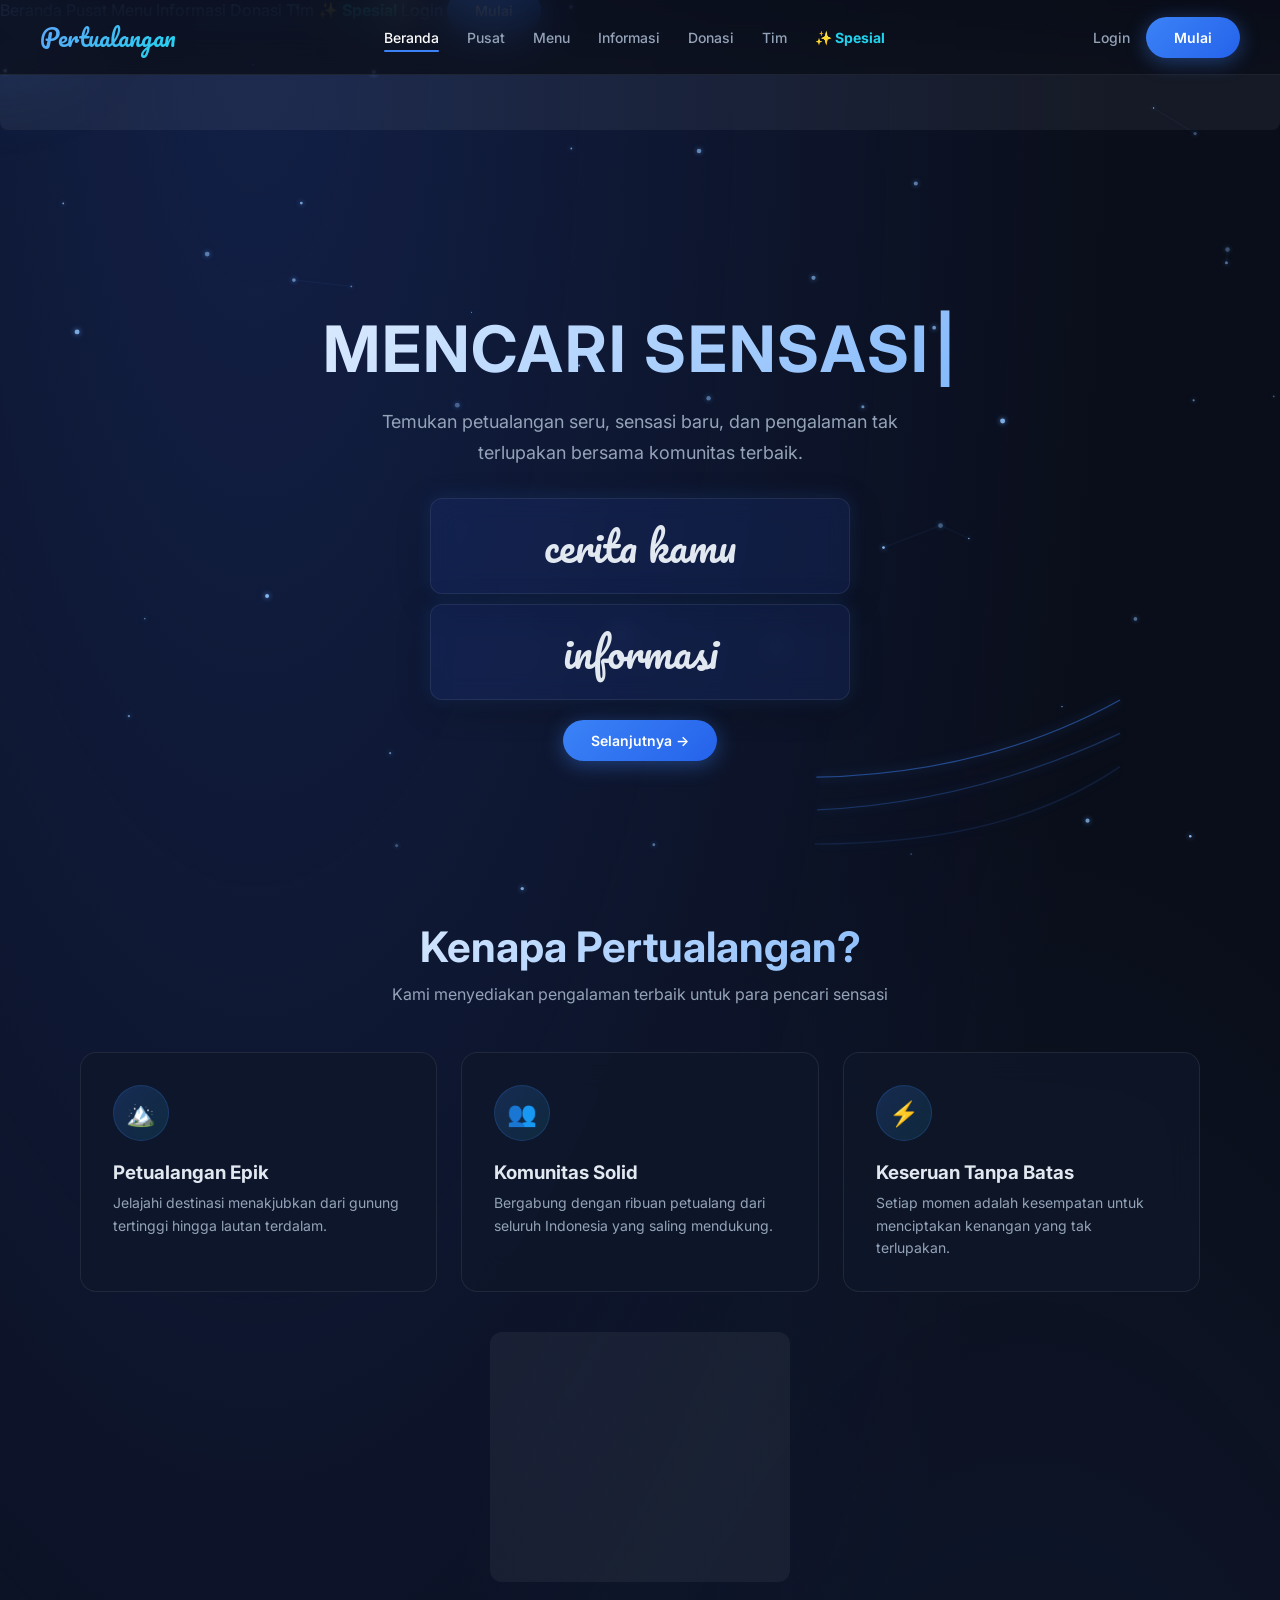
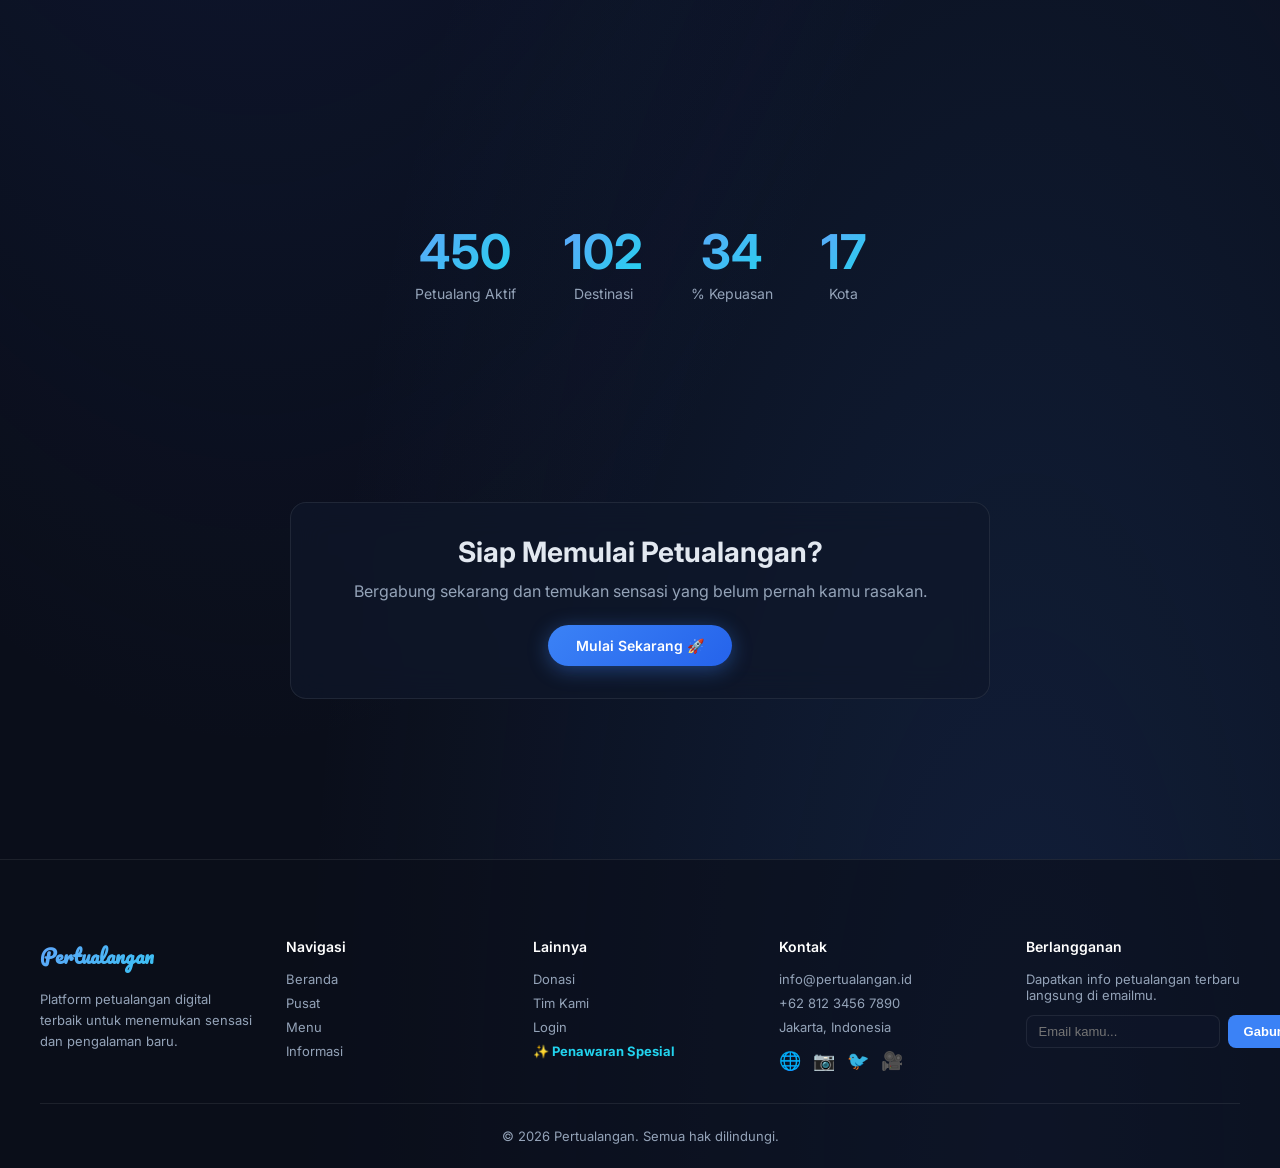
<file: index.html>
<!DOCTYPE html>
<html lang="id">

<head>
  <meta charset="UTF-8">
  <meta name="viewport" content="width=device-width, initial-scale=1.0">
  <meta name="description" content="Pertualangan - Platform petualangan digital untuk menemukan sensasi dan pengalaman baru yang tak terlupakan.">
  <title>Pertualangan — Mencari Sensasi</title>
  <link rel="stylesheet" href="style.css">
  <link href="https://fonts.googleapis.com/css2?family=Inter:wght@300;400;500;600;700&family=Pacifico&display=swap" rel="stylesheet">
</head>
<body>

  <canvas id="particles"></canvas>
  <div class="cursor-glow"></div>

  <div id="navbar-container"></div>

  
  <!-- Top Banner Ad -->
  <div id="ad-top-728" style="text-align:center; margin: 20px 0; min-height: 90px; background: rgba(255,255,255,0.05); border-radius: 8px; display: flex; align-items: center; justify-content: center;">
    <!-- Iklan Banner 728x90 akan muncul di sini -->
  </div>

  <!-- HERO -->
  <section class="hero">
    <h1 id="typing-text"></h1>
    <p>Temukan petualangan seru, sensasi baru, dan pengalaman tak terlupakan bersama komunitas terbaik.</p>
    <div class="highlight">
      <span>cerita kamu</span>
      <span>informasi</span>
    </div>
    <button class="tombol-utama magnetic" onclick="goTo('menu.html')">Selanjutnya →</button>
  </section>

  <!-- FEATURES -->
  <section class="section">
    <h2 class="section-title reveal">Kenapa Pertualangan?</h2>
    <p class="section-sub reveal">Kami menyediakan pengalaman terbaik untuk para pencari sensasi</p>
    <div class="grid-3">
      <div class="glass-card reveal">
        <div class="icon-circle">🏔️</div>
        <h3>Petualangan Epik</h3>
        <p style="color:var(--text-dim);margin-top:8px;line-height:1.6;font-size:14px;">Jelajahi destinasi menakjubkan dari gunung tertinggi hingga lautan terdalam.</p>
      </div>
      <div class="glass-card reveal">
        <div class="icon-circle">👥</div>
        <h3>Komunitas Solid</h3>
        <p style="color:var(--text-dim);margin-top:8px;line-height:1.6;font-size:14px;">Bergabung dengan ribuan petualang dari seluruh Indonesia yang saling mendukung.</p>
      </div>
      <div class="glass-card reveal">
        <div class="icon-circle">⚡</div>
        <h3>Keseruan Tanpa Batas</h3>
        <p style="color:var(--text-dim);margin-top:8px;line-height:1.6;font-size:14px;">Setiap momen adalah kesempatan untuk menciptakan kenangan yang tak terlupakan.</p>
      </div>
    </div>

    <!-- Middle Banner Ad -->
    <div id="ad-side-300" style="text-align:center; margin: 40px auto; max-width: 300px; min-height: 250px; background: rgba(255,255,255,0.05); border-radius: 12px; display: flex; align-items: center; justify-content: center; overflow: hidden;">
      <!-- Iklan Banner 300x250 akan muncul di sini -->
    </div>
  </section>

  <!-- STATS -->
  <section class="section">
    <div class="stats-grid reveal">
      <div class="stat-item">
        <div class="stat-number" data-target="1500">0</div>
        <div class="stat-label">Petualang Aktif</div>
      </div>
      <div class="stat-item">
        <div class="stat-number" data-target="320">0</div>
        <div class="stat-label">Destinasi</div>
      </div>
      <div class="stat-item">
        <div class="stat-number" data-target="98">0</div>
        <div class="stat-label">% Kepuasan</div>
      </div>
      <div class="stat-item">
        <div class="stat-number" data-target="50">0</div>
        <div class="stat-label">Kota</div>
      </div>
    </div>
  </section>

  <!-- CTA -->
  <section class="section" style="text-align:center;">
    <div class="glass-card reveal" style="max-width:700px;margin:0 auto;text-align:center;">
      <h2 style="font-size:28px;margin-bottom:12px;">Siap Memulai Petualangan?</h2>
      <p style="color:var(--text-dim);margin-bottom:24px;">Bergabung sekarang dan temukan sensasi yang belum pernah kamu rasakan.</p>
      <button class="tombol-utama magnetic" onclick="goTo('mulai.html')">Mulai Sekarang 🚀</button>
    </div>
  </section>

  <div id="footer-container"></div>

  <svg class="garis-neon" viewBox="0 0 1440 600">
    <path d="M0,400 C300,200 900,600 1440,300" />
    <path d="M0,450 C400,250 800,650 1440,350" />
    <path d="M0,500 C200,300 1000,700 1440,400" />
  </svg>

  <script src="script.js"></script>
</body>
</html>
</file>
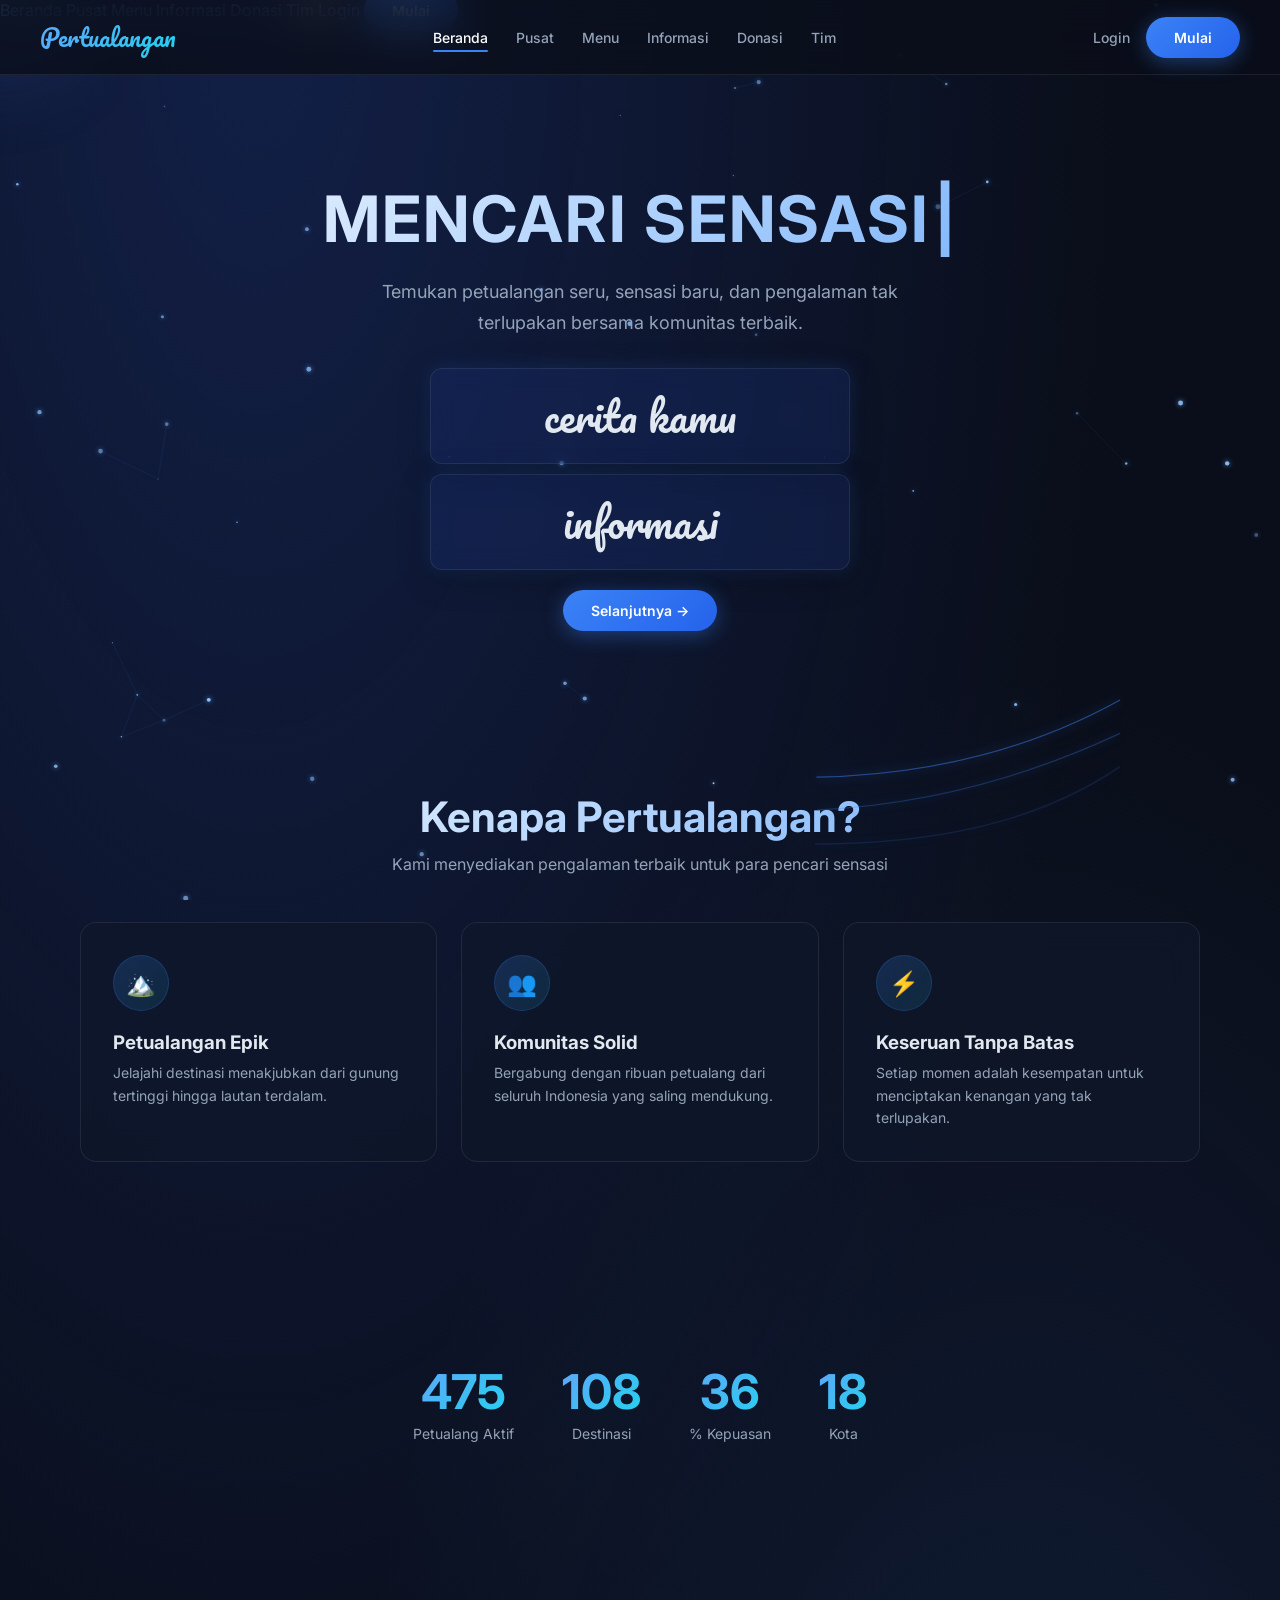
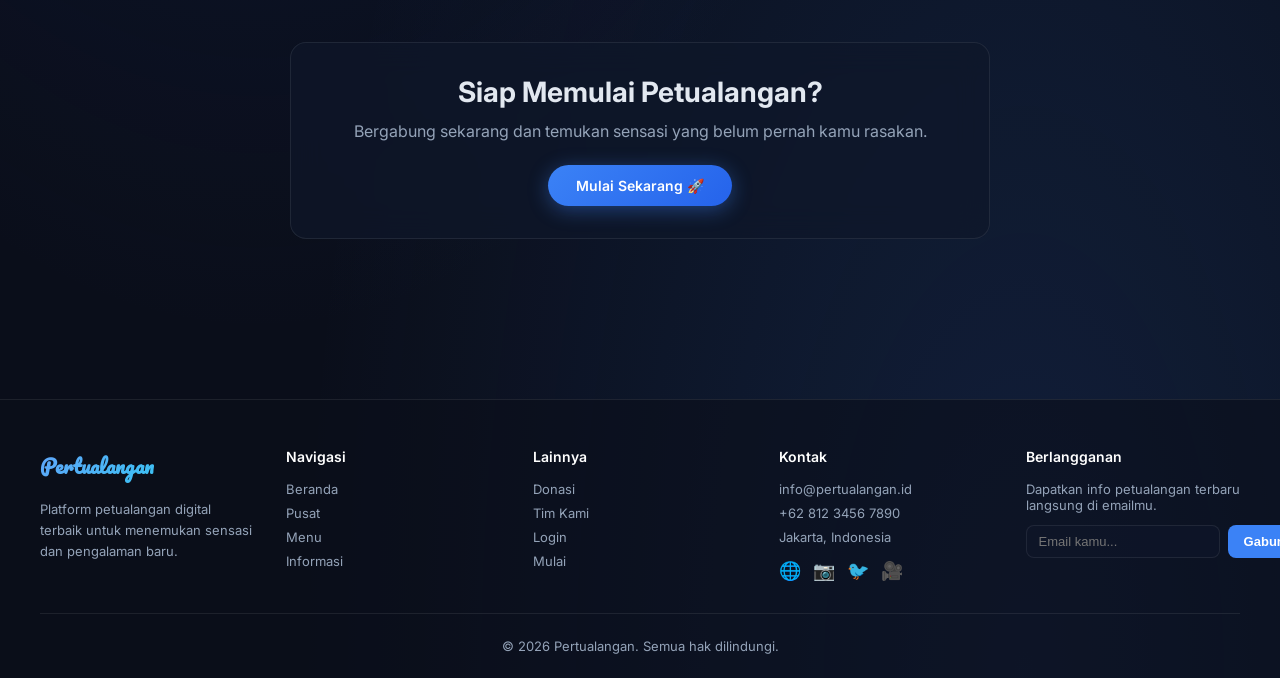
<file: proyek/index.html>
<!DOCTYPE html>
<html lang="id">

<head>
  <meta charset="UTF-8">
  <meta name="viewport" content="width=device-width, initial-scale=1.0">
  <meta name="description" content="Pertualangan - Platform petualangan digital untuk menemukan sensasi dan pengalaman baru yang tak terlupakan.">
  <title>Pertualangan — Mencari Sensasi</title>
  <link rel="stylesheet" href="style.css">
  <link href="https://fonts.googleapis.com/css2?family=Inter:wght@300;400;500;600;700&family=Pacifico&display=swap" rel="stylesheet">
</head>
<body>

  <canvas id="particles"></canvas>
  <div class="cursor-glow"></div>

  <div id="navbar-container"></div>

  
  <!-- HERO -->
  <section class="hero">
    <h1 id="typing-text"></h1>
    <p>Temukan petualangan seru, sensasi baru, dan pengalaman tak terlupakan bersama komunitas terbaik.</p>
    <div class="highlight">
      <span>cerita kamu</span>
      <span>informasi</span>
    </div>
    <button class="tombol-utama magnetic" onclick="goTo('menu.html')">Selanjutnya →</button>
  </section>

  <!-- FEATURES -->
  <section class="section">
    <h2 class="section-title reveal">Kenapa Pertualangan?</h2>
    <p class="section-sub reveal">Kami menyediakan pengalaman terbaik untuk para pencari sensasi</p>
    <div class="grid-3">
      <div class="glass-card reveal">
        <div class="icon-circle">🏔️</div>
        <h3>Petualangan Epik</h3>
        <p style="color:var(--text-dim);margin-top:8px;line-height:1.6;font-size:14px;">Jelajahi destinasi menakjubkan dari gunung tertinggi hingga lautan terdalam.</p>
      </div>
      <div class="glass-card reveal">
        <div class="icon-circle">👥</div>
        <h3>Komunitas Solid</h3>
        <p style="color:var(--text-dim);margin-top:8px;line-height:1.6;font-size:14px;">Bergabung dengan ribuan petualang dari seluruh Indonesia yang saling mendukung.</p>
      </div>
      <div class="glass-card reveal">
        <div class="icon-circle">⚡</div>
        <h3>Keseruan Tanpa Batas</h3>
        <p style="color:var(--text-dim);margin-top:8px;line-height:1.6;font-size:14px;">Setiap momen adalah kesempatan untuk menciptakan kenangan yang tak terlupakan.</p>
      </div>
    </div>
  </section>

  <!-- STATS -->
  <section class="section">
    <div class="stats-grid reveal">
      <div class="stat-item">
        <div class="stat-number" data-target="1500">0</div>
        <div class="stat-label">Petualang Aktif</div>
      </div>
      <div class="stat-item">
        <div class="stat-number" data-target="320">0</div>
        <div class="stat-label">Destinasi</div>
      </div>
      <div class="stat-item">
        <div class="stat-number" data-target="98">0</div>
        <div class="stat-label">% Kepuasan</div>
      </div>
      <div class="stat-item">
        <div class="stat-number" data-target="50">0</div>
        <div class="stat-label">Kota</div>
      </div>
    </div>
  </section>

  <!-- CTA -->
  <section class="section" style="text-align:center;">
    <div class="glass-card reveal" style="max-width:700px;margin:0 auto;text-align:center;">
      <h2 style="font-size:28px;margin-bottom:12px;">Siap Memulai Petualangan?</h2>
      <p style="color:var(--text-dim);margin-bottom:24px;">Bergabung sekarang dan temukan sensasi yang belum pernah kamu rasakan.</p>
      <button class="tombol-utama magnetic" onclick="goTo('mulai.html')">Mulai Sekarang 🚀</button>
    </div>
  </section>

  <div id="footer-container"></div>

  <svg class="garis-neon" viewBox="0 0 1440 600">
    <path d="M0,400 C300,200 900,600 1440,300" />
    <path d="M0,450 C400,250 800,650 1440,350" />
    <path d="M0,500 C200,300 1000,700 1440,400" />
  </svg>

  <script src="script.js"></script>
</body>
</html>
</file>
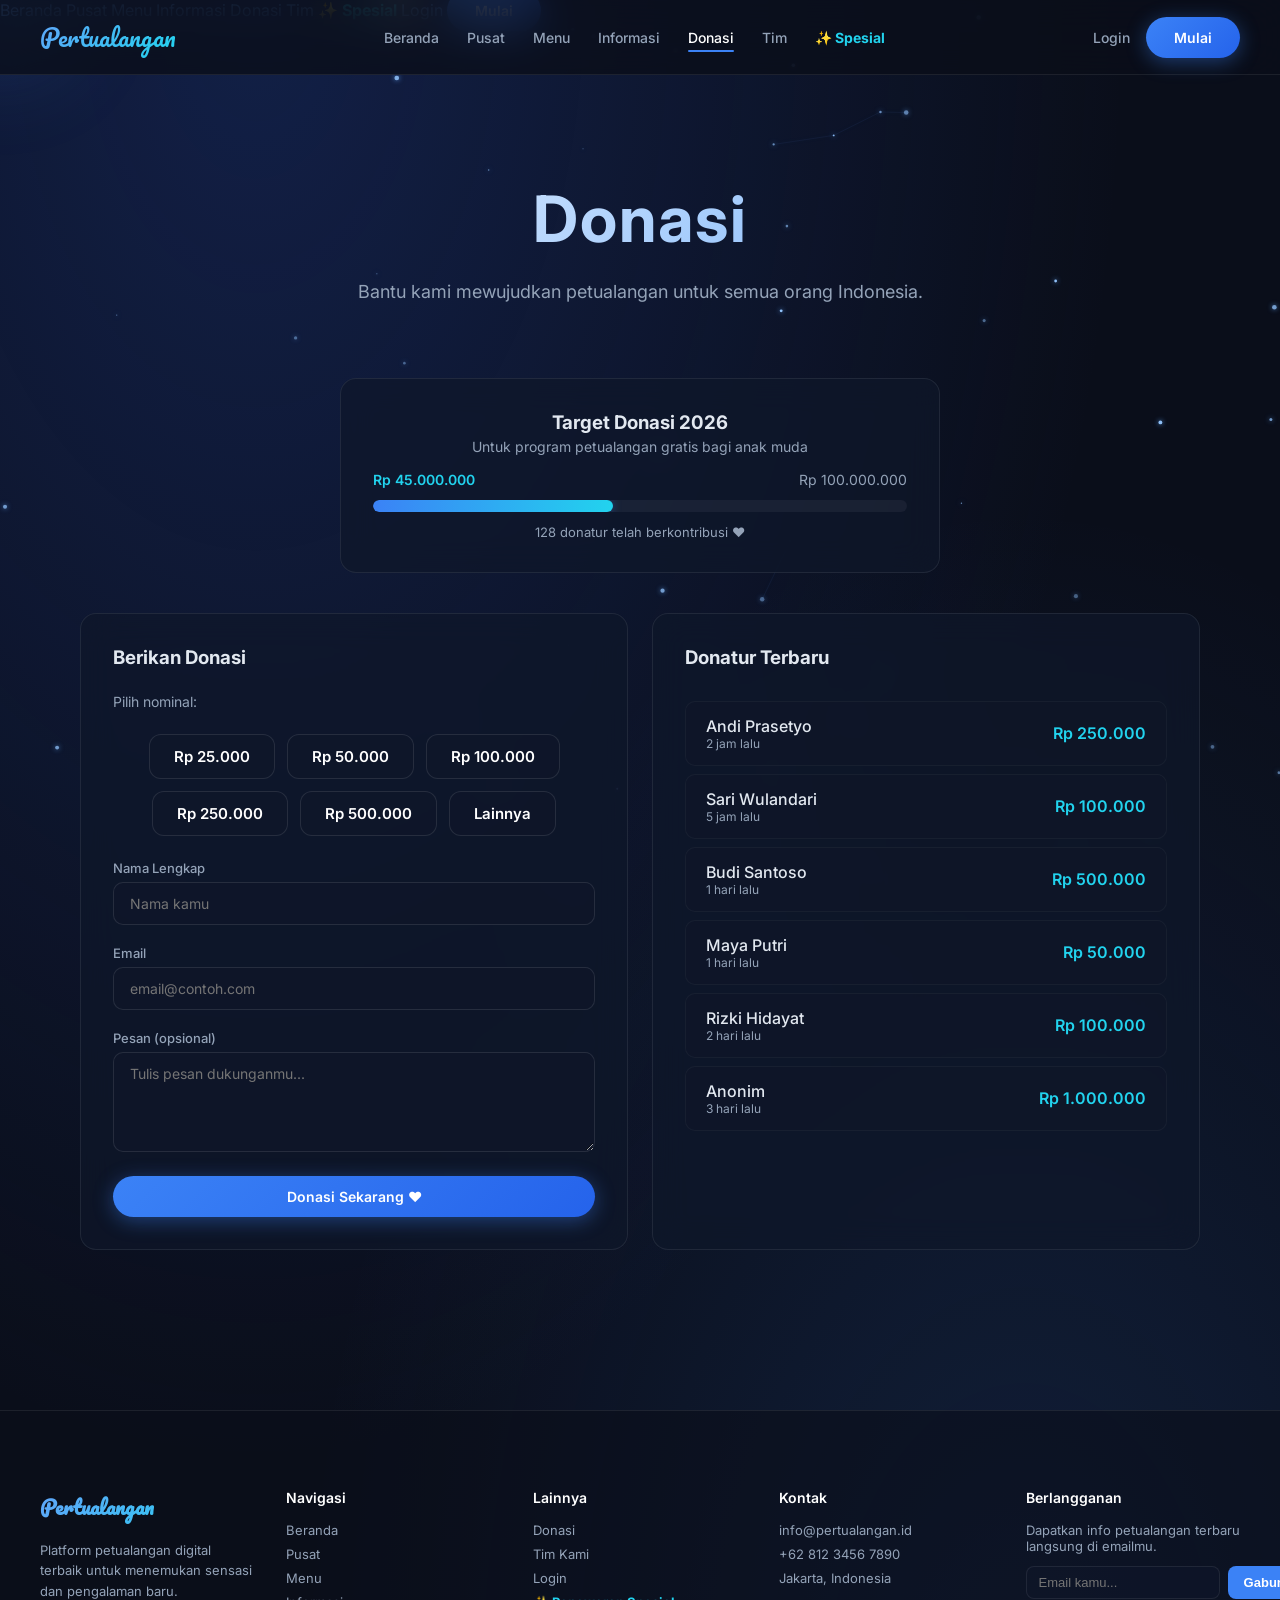
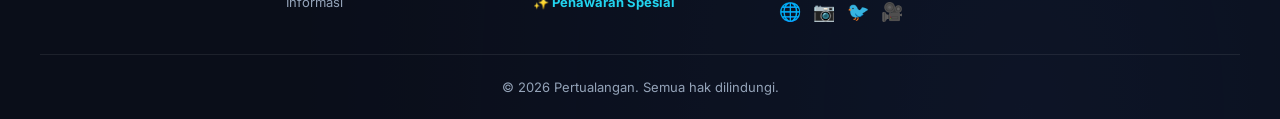
<file: donasi.html>
<!DOCTYPE html>
<html lang="id">
<head>
  <meta charset="UTF-8">
  <meta name="viewport" content="width=device-width, initial-scale=1.0">
  <meta name="description" content="Donasi - Dukung komunitas petualang Indonesia dengan donasi Anda.">
  <title>Donasi — Pertualangan</title>
  <link rel="stylesheet" href="style.css">
  <link href="https://fonts.googleapis.com/css2?family=Inter:wght@300;400;500;600;700&family=Pacifico&display=swap" rel="stylesheet">
</head>
<body>
  <canvas id="particles"></canvas>
  <div class="cursor-glow"></div>
  <div id="navbar-container"></div>

  <section class=
  "hero" style="padding-bottom:20px;">
    <h1>Donasi</h1>
    <p>Bantu kami mewujudkan petualangan untuk semua orang Indonesia.</p>
  </section>

  <section class="section" style="padding-top:20px;">
    <!-- Progress -->
    <div class="glass-card reveal" style="max-width:600px;margin:0 auto 40px;text-align:center;">
      <h3 style="margin-bottom:4px;">Target Donasi 2026</h3>
      <p style="color:var(--text-dim);font-size:14px;margin-bottom:16px;">Untuk program petualangan gratis bagi anak muda</p>
      <div style="display:flex;justify-content:space-between;font-size:14px;margin-bottom:4px;">
        <span style="color:var(--cyan);font-weight:600;">Rp 45.000.000</span>
        <span style="color:var(--text-dim);">Rp 100.000.000</span>
      </div>
      <div class="progress-bar" style="height:12px;"><div class="progress-fill" data-width="45" style="height:100%;"></div></div>
      <p style="color:var(--text-dim);font-size:13px;margin-top:8px;">128 donatur telah berkontribusi ❤️</p>
    </div>

    <div class="grid-2">
      <!-- Form Donasi -->
      <div class="glass-card reveal">
        <h3 style="margin-bottom:24px;">Berikan Donasi</h3>
        <p style="color:var(--text-dim);font-size:14px;margin-bottom:16px;">Pilih nominal:</p>
        <div class="nominal-grid" id="nominal-grid">
          <button class="nominal-btn" data-nominal="25000">Rp 25.000</button>
          <button class="nominal-btn" data-nominal="50000">Rp 50.000</button>
          <button class="nominal-btn" data-nominal="100000">Rp 100.000</button>
          <button class="nominal-btn" data-nominal="250000">Rp 250.000</button>
          <button class="nominal-btn" data-nominal="500000">Rp 500.000</button>
          <button class="nominal-btn" data-nominal="custom">Lainnya</button>
        </div>
        <div id="custom-nominal" style="display:none;margin-bottom:16px;">
          <div class="form-group">
            <label>Nominal Custom</label>
            <input type="number" id="custom-amount" placeholder="Masukkan nominal...">
          </div>
        </div>
        <form id="donasi-form">
          <div class="form-group">
            <label>Nama Lengkap</label>
            <input type="text" id="donasi-nama" placeholder="Nama kamu" required>
          </div>
          <div class="form-group">
            <label>Email</label>
            <input type="email" id="donasi-email" placeholder="email@contoh.com" required>
          </div>
          <div class="form-group">
            <label>Pesan (opsional)</label>
            <textarea id="donasi-pesan" placeholder="Tulis pesan dukunganmu..."></textarea>
          </div>
          <button type="submit" class="tombol-utama" style="width:100%;">Donasi Sekarang ❤️</button>
        </form>
      </div>

      <!-- Donatur Terbaru -->
      <div class="glass-card reveal">
        <h3 style="margin-bottom:24px;">Donatur Terbaru</h3>
        <div class="donatur-list">
          <div class="donatur-item"><div><div class="donatur-name">Andi Prasetyo</div><div style="font-size:12px;color:var(--text-dim);">2 jam lalu</div></div><div class="donatur-amount">Rp 250.000</div></div>
          <div class="donatur-item"><div><div class="donatur-name">Sari Wulandari</div><div style="font-size:12px;color:var(--text-dim);">5 jam lalu</div></div><div class="donatur-amount">Rp 100.000</div></div>
          <div class="donatur-item"><div><div class="donatur-name">Budi Santoso</div><div style="font-size:12px;color:var(--text-dim);">1 hari lalu</div></div><div class="donatur-amount">Rp 500.000</div></div>
          <div class="donatur-item"><div><div class="donatur-name">Maya Putri</div><div style="font-size:12px;color:var(--text-dim);">1 hari lalu</div></div><div class="donatur-amount">Rp 50.000</div></div>
          <div class="donatur-item"><div><div class="donatur-name">Rizki Hidayat</div><div style="font-size:12px;color:var(--text-dim);">2 hari lalu</div></div><div class="donatur-amount">Rp 100.000</div></div>
          <div class="donatur-item"><div><div class="donatur-name">Anonim</div><div style="font-size:12px;color:var(--text-dim);">3 hari lalu</div></div><div class="donatur-amount">Rp 1.000.000</div></div>
        </div>
      </div>
    </div>
  </section>

  <div id="footer-container"></div>
  <script src="script.js"></script>
</body>
</html>
</file>
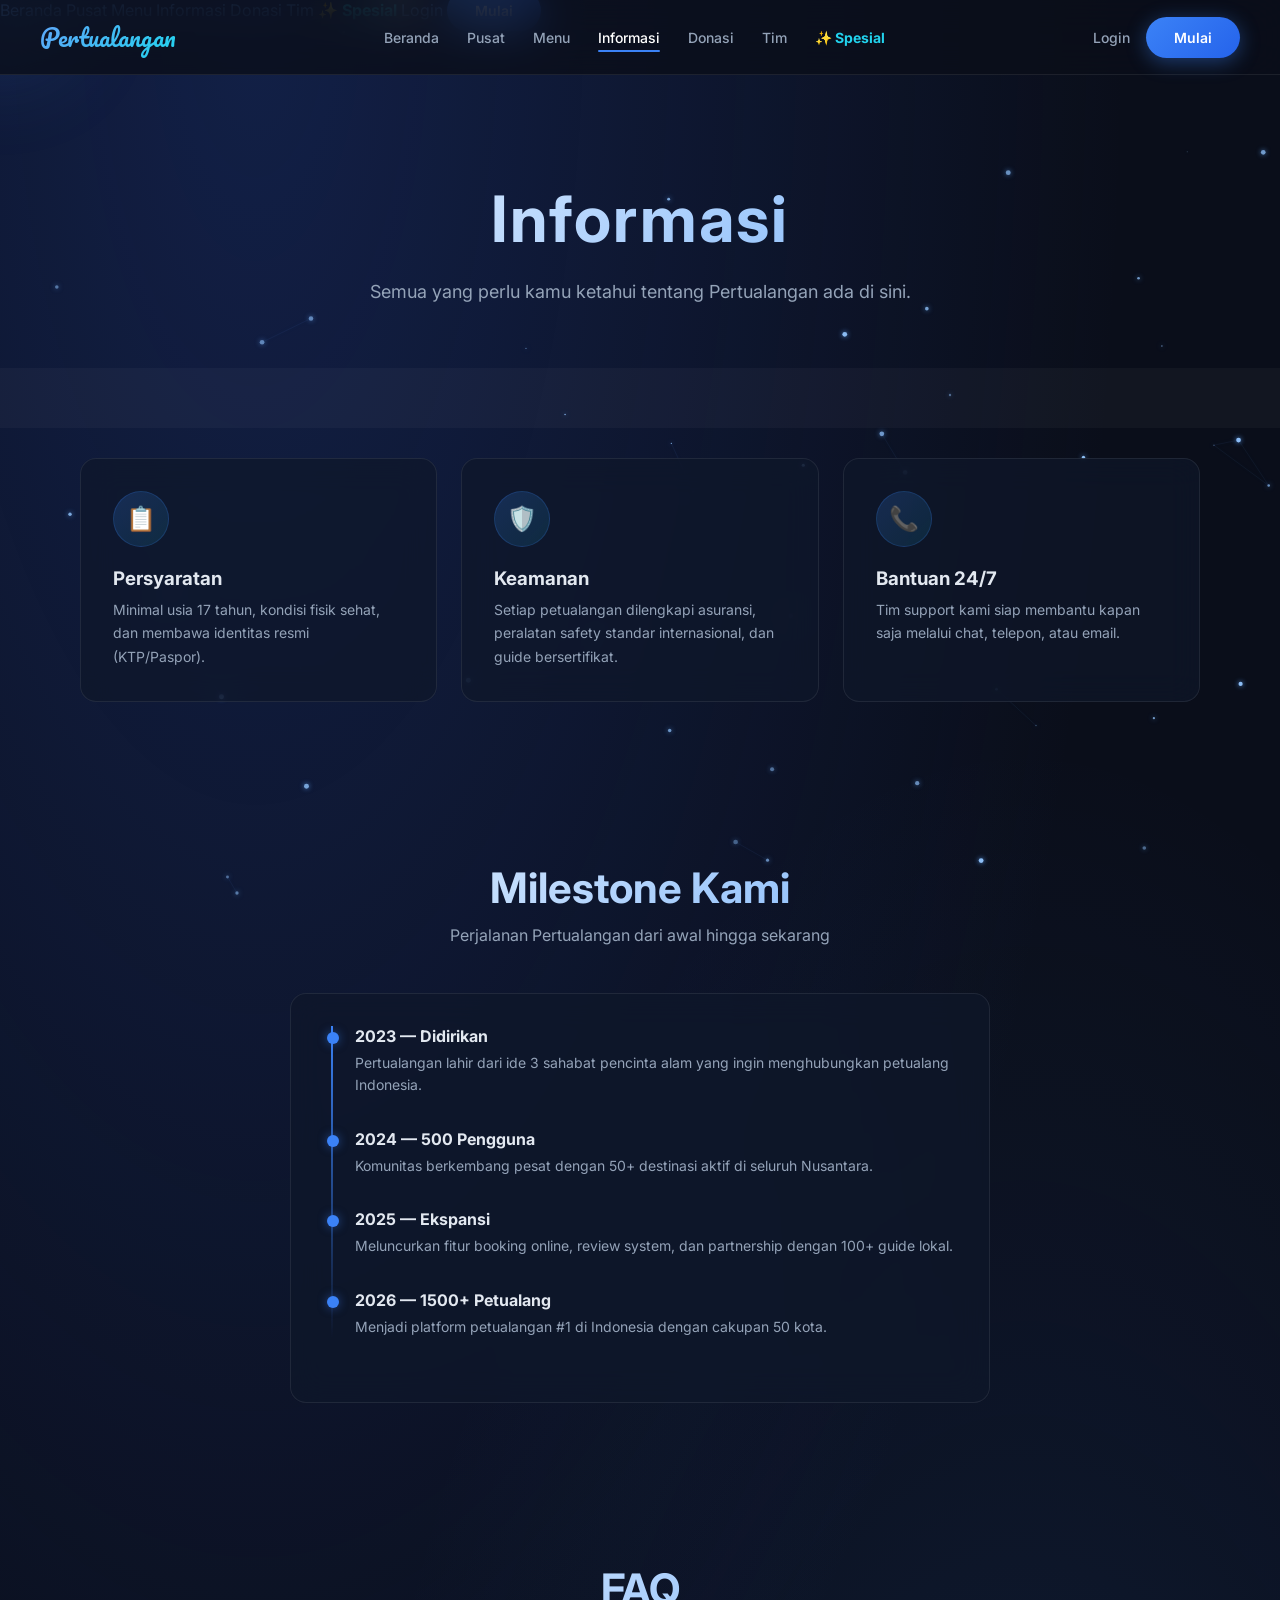
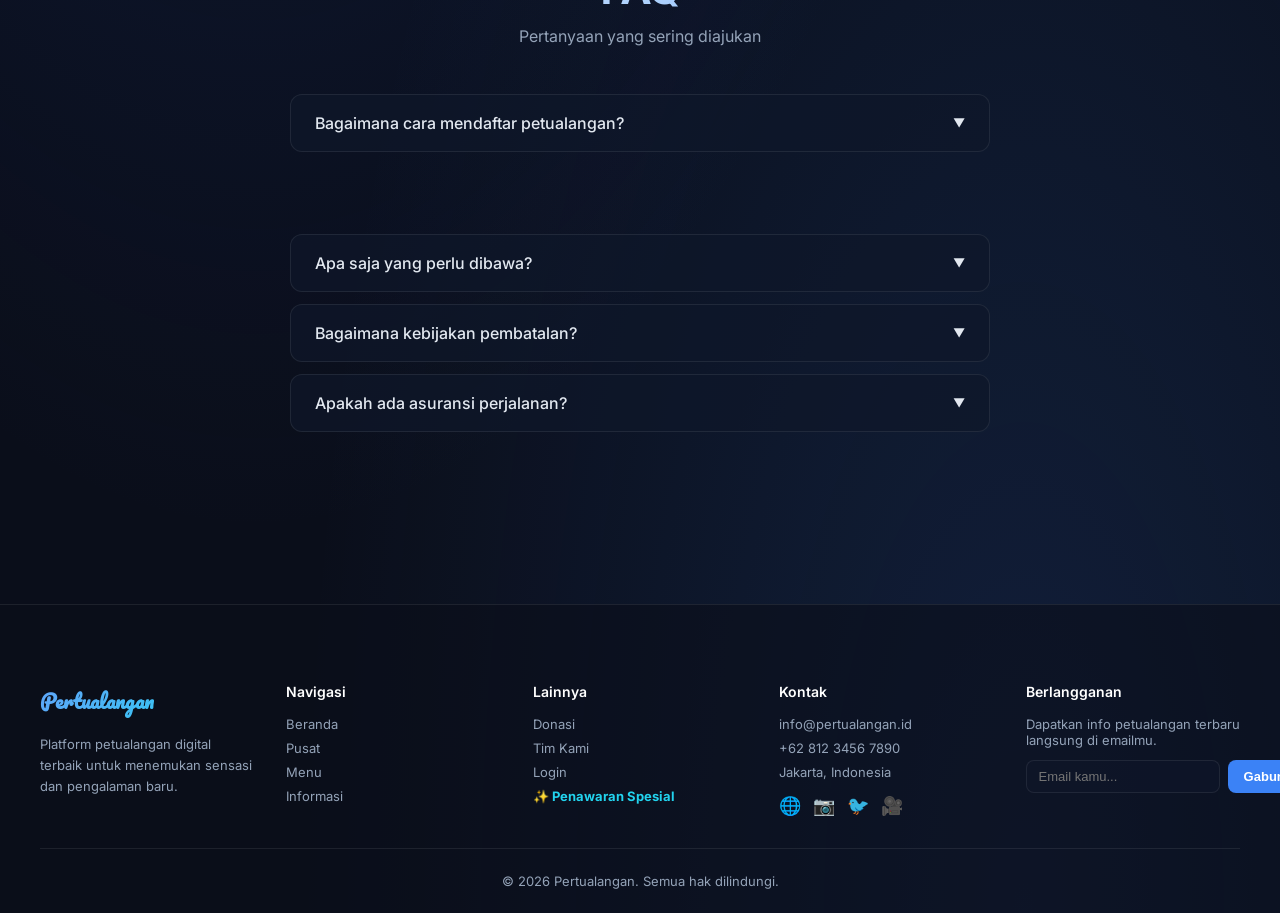
<file: informasi.html>
<!DOCTYPE html>
<html lang="id">
<head>
  <meta charset="UTF-8">
  <meta name="viewport" content="width=device-width, initial-scale=1.0">
  <meta name="description" content="Informasi lengkap tentang Pertualangan - FAQ, timeline, dan panduan.">
  <title>Informasi — Pertualangan</title>
  <link rel="stylesheet" href="style.css">
  <link href="https://fonts.googleapis.com/css2?family=Inter:wght@300;400;500;600;700&family=Pacifico&display=swap" rel="stylesheet">
</head>
<body>
  <canvas id="particles"></canvas>
  <div class="cursor-glow"></div>
  <div id="navbar-container"></div>

  <section class="hero" style="padding-bottom:20px;">
    <h1>Informasi</h1>
    <p>Semua yang perlu kamu ketahui tentang Pertualangan ada di sini.</p>
  </section>

  <!-- Info Banner Ad -->
  <div id="ad-info-468" style="text-align:center; margin: 10px 0; min-height: 60px; background: rgba(255,255,255,0.03); display: flex; align-items: center; justify-content: center;">
    <!-- Iklan 468x60 akan muncul di sini -->
  </div>

  <!-- INFO CARDS -->
  <section class="section" style="padding-top:20px;">
    <div class="grid-3">
      <div class="glass-card reveal">
        <div class="icon-circle">📋</div>
        <h3>Persyaratan</h3>
        <p style="color:var(--text-dim);margin-top:8px;font-size:14px;line-height:1.7;">Minimal usia 17 tahun, kondisi fisik sehat, dan membawa identitas resmi (KTP/Paspor).</p>
      </div>
      <div class="glass-card reveal">
        <div class="icon-circle">🛡️</div>
        <h3>Keamanan</h3>
        <p style="color:var(--text-dim);margin-top:8px;font-size:14px;line-height:1.7;">Setiap petualangan dilengkapi asuransi, peralatan safety standar internasional, dan guide bersertifikat.</p>
      </div>
      <div class="glass-card reveal">
        <div class="icon-circle">📞</div>
        <h3>Bantuan 24/7</h3>
        <p style="color:var(--text-dim);margin-top:8px;font-size:14px;line-height:1.7;">Tim support kami siap membantu kapan saja melalui chat, telepon, atau email.</p>
      </div>
    </div>
  </section>

  <!-- TIMELINE -->
  <section class="section">
    <h2 class="section-title reveal">Milestone Kami</h2>
    <p class="section-sub reveal">Perjalanan Pertualangan dari awal hingga sekarang</p>
    <div class="glass-card reveal" style="max-width:700px;margin:0 auto;">
      <div class="timeline">
        <div class="timeline-item"><h3>2023 — Didirikan</h3><p>Pertualangan lahir dari ide 3 sahabat pencinta alam yang ingin menghubungkan petualang Indonesia.</p></div>
        <div class="timeline-item"><h3>2024 — 500 Pengguna</h3><p>Komunitas berkembang pesat dengan 50+ destinasi aktif di seluruh Nusantara.</p></div>
        <div class="timeline-item"><h3>2025 — Ekspansi</h3><p>Meluncurkan fitur booking online, review system, dan partnership dengan 100+ guide lokal.</p></div>
        <div class="timeline-item"><h3>2026 — 1500+ Petualang</h3><p>Menjadi platform petualangan #1 di Indonesia dengan cakupan 50 kota.</p></div>
      </div>
    </div>
  </section>

  <!-- FAQ -->
  <section class="section">
    <h2 class="section-title reveal">FAQ</h2>
    <p class="section-sub reveal">Pertanyaan yang sering diajukan</p>
    <div style="max-width:700px;margin:0 auto;">
      <div class="accordion-item reveal">
        <div class="accordion-header">Bagaimana cara mendaftar petualangan? <span class="accordion-arrow">▼</span></div>
        <div class="accordion-body">Pilih petualangan di halaman Menu, klik "Daftar", isi formulir, dan lakukan pembayaran. Kamu akan mendapat konfirmasi via email dalam 24 jam.</div>
      </div>
      <div class="accordion-item reveal">
        <div class="accordion-header">Apakah pemula bisa ikut? <span class="accordion-arrow">▼</span></div>
        <div class="accordion-body">Tentu! Kami memiliki berbagai level petualangan dari beginner hingga expert. Setiap trip dilengkapi guide berpengalaman yang siap membimbing.</div>
      </div>
      <div class="accordion-item reveal">
        <div class="accordion-header">Apa saja yang perlu dibawa? <span class="accordion-arrow">▼</span></div>
        <div class="accordion-body">Packing list lengkap akan dikirim setelah pendaftaran. Secara umum: pakaian nyaman, sepatu outdoor, sunscreen, dan semangat petualang! 🎒</div>
      </div>
      <div class="accordion-item reveal">
        <div class="accordion-header">Bagaimana kebijakan pembatalan? <span class="accordion-arrow">▼</span></div>
        <div class="accordion-body">Pembatalan H-7 mendapat refund 100%, H-3 refund 50%, dan kurang dari H-3 tidak dapat refund. Reschedule tersedia tanpa biaya tambahan.</div>
      </div>
      <div class="accordion-item reveal">
        <div class="accordion-header">Apakah ada asuransi perjalanan? <span class="accordion-arrow">▼</span></div>
        <div class="accordion-body">Ya, semua petualangan sudah termasuk asuransi kecelakaan dan evakuasi medis. Kamu juga bisa upgrade ke asuransi premium untuk perlindungan lebih.</div>
      </div>
    </div>
  </section>

  <div id="footer-container"></div>
  <script src="script.js"></script>
</body>
</html>
</file>
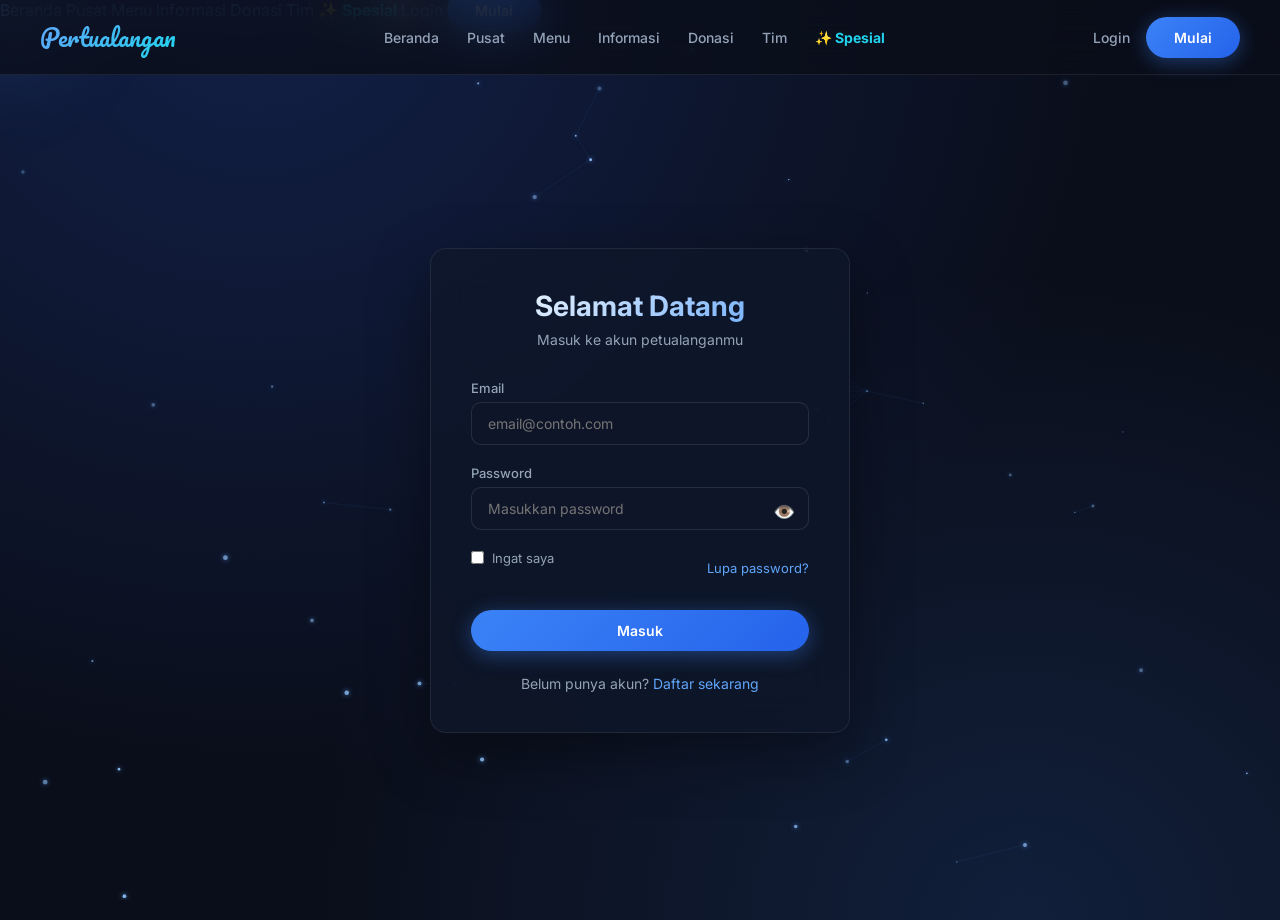
<file: login.html>
<!DOCTYPE html>
<html lang="id">
<head>
  <meta charset="UTF-8">
  <meta name="viewport" content="width=device-width, initial-scale=1.0">
  <meta name="description" content="Login ke akun Pertualangan untuk mengakses fitur lengkap.">
  <title>Login — Pertualangan</title>
  <link rel="stylesheet" href="style.css">
  <link href="https://fonts.googleapis.com/css2?family=Inter:wght@300;400;500;600;700&family=Pacifico&display=swap" rel="stylesheet">
</head>
<body>
  <canvas id="particles"></canvas>
  <div class="cursor-glow"></div>
  <div id="navbar-container"></div>

  <div class="login-wrapper">
    <div class="login-card">
      <h2>Selamat Datang</h2>
      <p class="sub">Masuk ke akun petualanganmu</p>

      <form id="login-form">
        <div class="form-group" id="fg-email">
          <label for="login-email">Email</label>
          <input type="email" id="login-email" placeholder="email@contoh.com" required>
          <div class="form-error" id="err-email">Email tidak valid</div>
        </div>

        <div class="form-group" id="fg-password">
          <label for="login-password">Password</label>
          <input type="password" id="login-password" placeholder="Masukkan password" required>
          <button type="button" class="password-toggle" id="toggle-password">👁️</button>
          <div class="form-error" id="err-password">Password minimal 6 karakter</div>
        </div>

        <div style="display:flex;justify-content:space-between;align-items:center;margin-bottom:24px;">
          <div class="checkbox-row">
            <input type="checkbox" id="remember">
            <label for="remember" style="cursor:pointer;">Ingat saya</label>
          </div>
          <a href="#" style="font-size:13px;" onclick="alert('Fitur reset password akan segera hadir!')">Lupa password?</a>
        </div>

        <button type="submit" class="tombol-utama" style="width:100%;" id="login-btn">Masuk</button>
      </form>

      <p style="text-align:center;margin-top:24px;font-size:14px;color:var(--text-dim);">
        Belum punya akun? <a href="#" onclick="alert('Fitur registrasi akan segera hadir!')">Daftar sekarang</a>
      </p>
    </div>
  </div>

  <script src="script.js"></script>
</body>
</html>
</file>
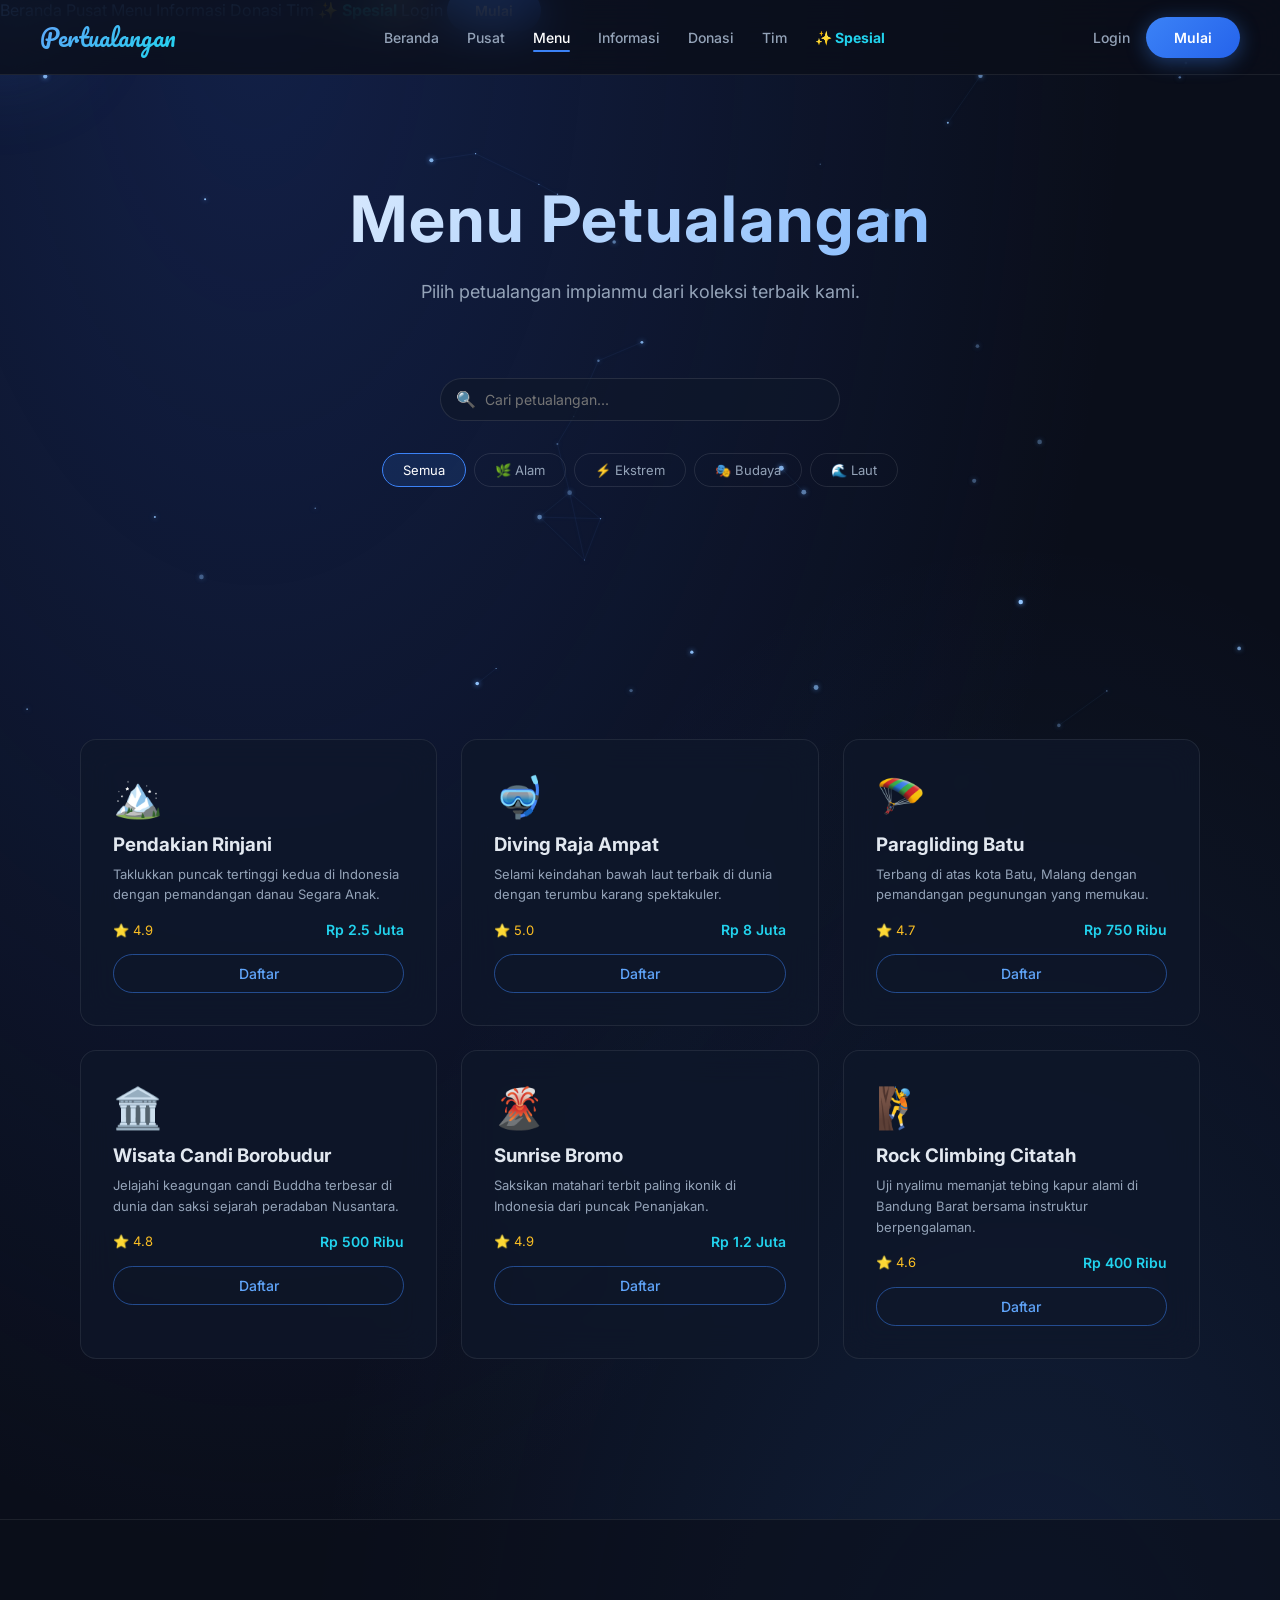
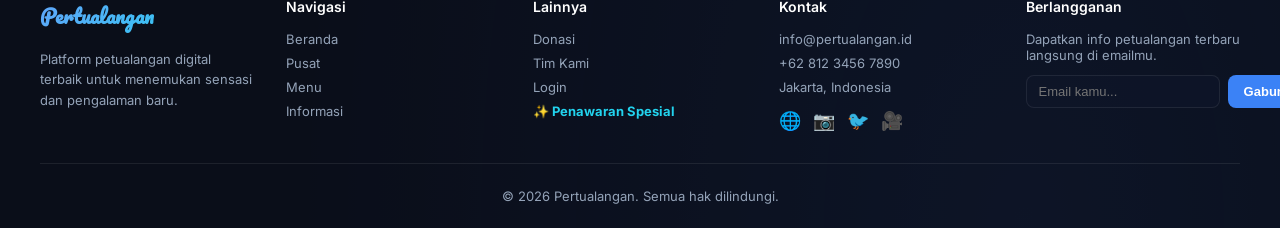
<file: menu.html>
<!DOCTYPE html>
<html lang="id">
<head>
  <meta charset="UTF-8">
  <meta name="viewport" content="width=device-width, initial-scale=1.0">
  <meta name="description" content="Menu - Katalog petualangan seru yang bisa kamu pilih dan jelajahi.">
  <title>Menu — Pertualangan</title>
  <link rel="stylesheet" href="style.css">
  <link href="https://fonts.googleapis.com/css2?family=Inter:wght@300;400;500;600;700&family=Pacifico&display=swap" rel="stylesheet">
</head>
<body>
  <canvas id="particles"></canvas>
  <div class="cursor-glow"></div>
  <div id="navbar-container"></div>

  <section class="hero" style="padding-bottom:20px;">
    <h1>Menu Petualangan</h1>
    <p>Pilih petualangan impianmu dari koleksi terbaik kami.</p>
  </section>

  <section class="section" style="padding-top:20px;">
    <div class="search-box reveal">
      <span class="search-icon">🔍</span>
      <input type="text" id="search-input" placeholder="Cari petualangan...">
    </div>

    <div class="filter-tabs reveal">
      <button class="filter-tab active" data-filter="semua">Semua</button>
      <button class="filter-tab" data-filter="alam">🌿 Alam</button>
      <button class="filter-tab" data-filter="ekstrem">⚡ Ekstrem</button>
      <button class="filter-tab" data-filter="budaya">🎭 Budaya</button>
      <button class="filter-tab" data-filter="laut">🌊 Laut</button>
    </div>

    <!-- Native Banner Ad -->
    <div id="ad-native-menu" style="margin: 20px 0; min-height: 200px; text-align: center;">
      <!-- Iklan Native akan muncul di sini -->
    </div>

    <div class="grid-3" id="menu-grid">
      <div class="glass-card reveal menu-item" data-kategori="alam">
        <div style="font-size:40px;margin-bottom:12px;">🏔️</div>
        <h3>Pendakian Rinjani</h3>
        <p style="color:var(--text-dim);font-size:13px;margin:8px 0;line-height:1.6;">Taklukkan puncak tertinggi kedua di Indonesia dengan pemandangan danau Segara Anak.</p>
        <div style="display:flex;justify-content:space-between;align-items:center;margin-top:16px;">
          <div class="rating">⭐ 4.9</div>
          <span style="color:var(--cyan);font-weight:600;font-size:14px;">Rp 2.5 Juta</span>
        </div>
        <button class="tombol-outline" style="width:100%;margin-top:16px;" onclick="alert('Pendaftaran Rinjani berhasil! 🏔️')">Daftar</button>
      </div>

      <div class="glass-card reveal menu-item" data-kategori="laut">
        <div style="font-size:40px;margin-bottom:12px;">🤿</div>
        <h3>Diving Raja Ampat</h3>
        <p style="color:var(--text-dim);font-size:13px;margin:8px 0;line-height:1.6;">Selami keindahan bawah laut terbaik di dunia dengan terumbu karang spektakuler.</p>
        <div style="display:flex;justify-content:space-between;align-items:center;margin-top:16px;">
          <div class="rating">⭐ 5.0</div>
          <span style="color:var(--cyan);font-weight:600;font-size:14px;">Rp 8 Juta</span>
        </div>
        <button class="tombol-outline" style="width:100%;margin-top:16px;" onclick="alert('Pendaftaran Raja Ampat berhasil! 🤿')">Daftar</button>
      </div>

      <div class="glass-card reveal menu-item" data-kategori="ekstrem">
        <div style="font-size:40px;margin-bottom:12px;">🪂</div>
        <h3>Paragliding Batu</h3>
        <p style="color:var(--text-dim);font-size:13px;margin:8px 0;line-height:1.6;">Terbang di atas kota Batu, Malang dengan pemandangan pegunungan yang memukau.</p>
        <div style="display:flex;justify-content:space-between;align-items:center;margin-top:16px;">
          <div class="rating">⭐ 4.7</div>
          <span style="color:var(--cyan);font-weight:600;font-size:14px;">Rp 750 Ribu</span>
        </div>
        <button class="tombol-outline" style="width:100%;margin-top:16px;" onclick="alert('Pendaftaran Paragliding berhasil! 🪂')">Daftar</button>
      </div>

      <div class="glass-card reveal menu-item" data-kategori="budaya">
        <div style="font-size:40px;margin-bottom:12px;">🏛️</div>
        <h3>Wisata Candi Borobudur</h3>
        <p style="color:var(--text-dim);font-size:13px;margin:8px 0;line-height:1.6;">Jelajahi keagungan candi Buddha terbesar di dunia dan saksi sejarah peradaban Nusantara.</p>
        <div style="display:flex;justify-content:space-between;align-items:center;margin-top:16px;">
          <div class="rating">⭐ 4.8</div>
          <span style="color:var(--cyan);font-weight:600;font-size:14px;">Rp 500 Ribu</span>
        </div>
        <button class="tombol-outline" style="width:100%;margin-top:16px;" onclick="alert('Pendaftaran Borobudur berhasil! 🏛️')">Daftar</button>
      </div>

      <div class="glass-card reveal menu-item" data-kategori="alam">
        <div style="font-size:40px;margin-bottom:12px;">🌋</div>
        <h3>Sunrise Bromo</h3>
        <p style="color:var(--text-dim);font-size:13px;margin:8px 0;line-height:1.6;">Saksikan matahari terbit paling ikonik di Indonesia dari puncak Penanjakan.</p>
        <div style="display:flex;justify-content:space-between;align-items:center;margin-top:16px;">
          <div class="rating">⭐ 4.9</div>
          <span style="color:var(--cyan);font-weight:600;font-size:14px;">Rp 1.2 Juta</span>
        </div>
        <button class="tombol-outline" style="width:100%;margin-top:16px;" onclick="alert('Pendaftaran Bromo berhasil! 🌋')">Daftar</button>
      </div>

      <div class="glass-card reveal menu-item" data-kategori="ekstrem">
        <div style="font-size:40px;margin-bottom:12px;">🧗</div>
        <h3>Rock Climbing Citatah</h3>
        <p style="color:var(--text-dim);font-size:13px;margin:8px 0;line-height:1.6;">Uji nyalimu memanjat tebing kapur alami di Bandung Barat bersama instruktur berpengalaman.</p>
        <div style="display:flex;justify-content:space-between;align-items:center;margin-top:16px;">
          <div class="rating">⭐ 4.6</div>
          <span style="color:var(--cyan);font-weight:600;font-size:14px;">Rp 400 Ribu</span>
        </div>
        <button class="tombol-outline" style="width:100%;margin-top:16px;" onclick="alert('Pendaftaran Rock Climbing berhasil! 🧗')">Daftar</button>
      </div>
    </div>
  </section>

  <div id="footer-container"></div>
  <script src="script.js"></script>
</body>
</html>
</file>
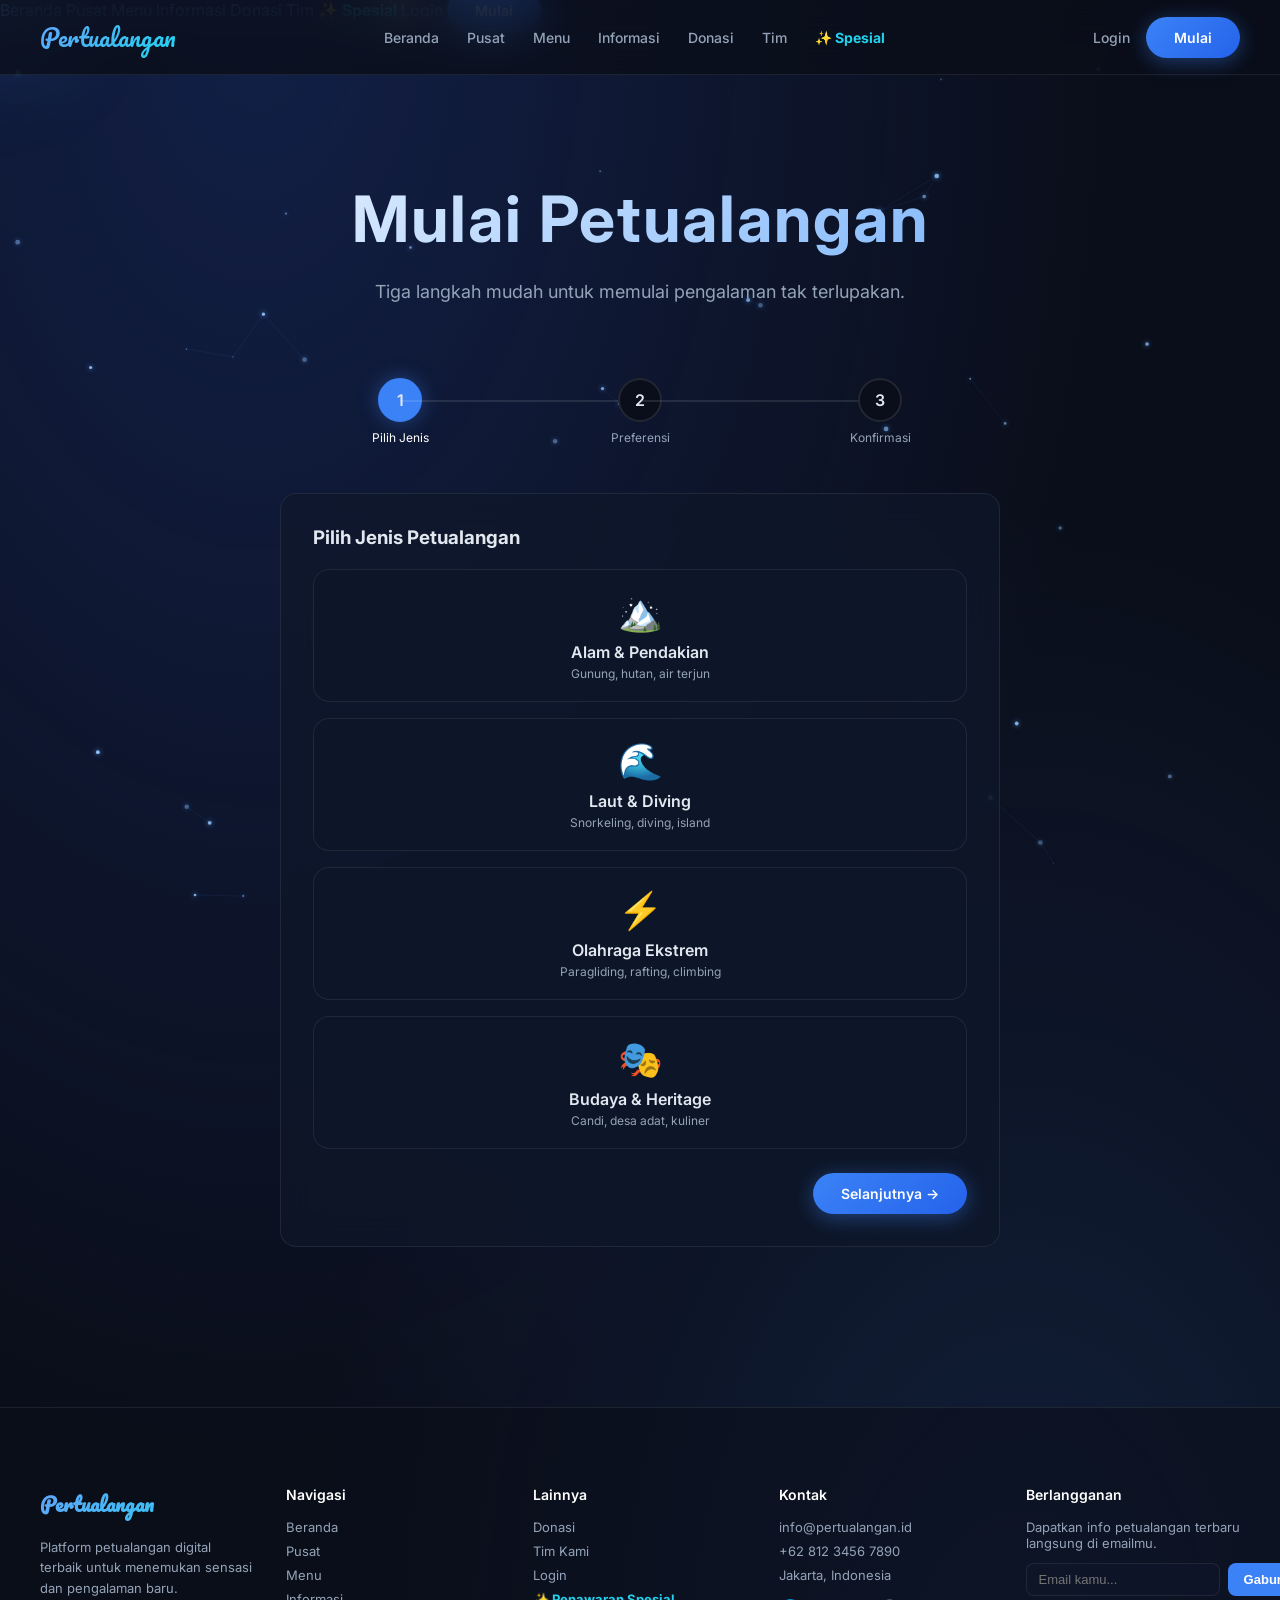
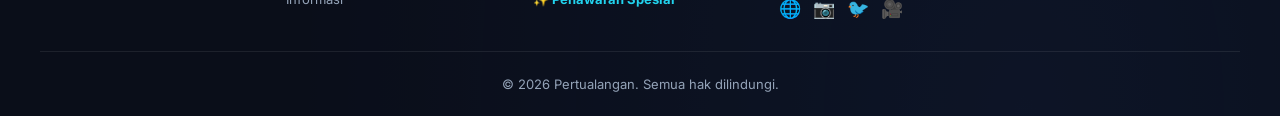
<file: mulai.html>
<!DOCTYPE html>
<html lang="id">
<head>
  <meta charset="UTF-8">
  <meta name="viewport" content="width=device-width, initial-scale=1.0">
  <meta name="description" content="Mulai petualanganmu sekarang dengan 3 langkah mudah.">
  <title>Mulai — Pertualangan</title>
  <link rel="stylesheet" href="style.css">
  <link href="https://fonts.googleapis.com/css2?family=Inter:wght@300;400;500;600;700&family=Pacifico&display=swap" rel="stylesheet">
</head>
<body>
  <canvas id="particles"></canvas>
  <div class="cursor-glow"></div>
  <div id="navbar-container"></div>

  <section class="hero" style="padding-bottom:20px;">
    <h1>Mulai Petualangan</h1>
    <p>Tiga langkah mudah untuk memulai pengalaman tak terlupakan.</p>
  </section>

  <section class="section" style="padding-top:20px;max-width:800px;">
    <!-- Wizard Progress -->
    <div class="wizard-progress reveal">
      <div class="wizard-step active" data-step="1">
        <div class="wizard-circle">1</div>
        <div class="wizard-label">Pilih Jenis</div>
        <div class="wizard-line"></div>
      </div>
      <div class="wizard-step" data-step="2">
        <div class="wizard-circle">2</div>
        <div class="wizard-label">Preferensi</div>
        <div class="wizard-line"></div>
      </div>
      <div class="wizard-step" data-step="3">
        <div class="wizard-circle">3</div>
        <div class="wizard-label">Konfirmasi</div>
      </div>
    </div>

    <!-- Step 1 -->
    <div class="wizard-panel active" id="step-1">
      <div class="glass-card">
        <h3 style="margin-bottom:20px;">Pilih Jenis Petualangan</h3>
        <div class="grid-2" style="gap:16px;">
          <label class="glass-card" style="cursor:pointer;padding:20px;text-align:center;transition:all 0.3s;" onclick="selectJenis(this)">
            <input type="radio" name="jenis" value="alam" style="display:none;">
            <div style="font-size:36px;margin-bottom:8px;">🏔️</div>
            <div style="font-weight:600;">Alam & Pendakian</div>
            <div style="font-size:12px;color:var(--text-dim);margin-top:4px;">Gunung, hutan, air terjun</div>
          </label>
          <label class="glass-card" style="cursor:pointer;padding:20px;text-align:center;transition:all 0.3s;" onclick="selectJenis(this)">
            <input type="radio" name="jenis" value="laut" style="display:none;">
            <div style="font-size:36px;margin-bottom:8px;">🌊</div>
            <div style="font-weight:600;">Laut & Diving</div>
            <div style="font-size:12px;color:var(--text-dim);margin-top:4px;">Snorkeling, diving, island</div>
          </label>
          <label class="glass-card" style="cursor:pointer;padding:20px;text-align:center;transition:all 0.3s;" onclick="selectJenis(this)">
            <input type="radio" name="jenis" value="ekstrem" style="display:none;">
            <div style="font-size:36px;margin-bottom:8px;">⚡</div>
            <div style="font-weight:600;">Olahraga Ekstrem</div>
            <div style="font-size:12px;color:var(--text-dim);margin-top:4px;">Paragliding, rafting, climbing</div>
          </label>
          <label class="glass-card" style="cursor:pointer;padding:20px;text-align:center;transition:all 0.3s;" onclick="selectJenis(this)">
            <input type="radio" name="jenis" value="budaya" style="display:none;">
            <div style="font-size:36px;margin-bottom:8px;">🎭</div>
            <div style="font-weight:600;">Budaya & Heritage</div>
            <div style="font-size:12px;color:var(--text-dim);margin-top:4px;">Candi, desa adat, kuliner</div>
          </label>
        </div>
        <div style="text-align:right;margin-top:24px;">
          <button class="tombol-utama" onclick="wizardNext(2)">Selanjutnya →</button>
        </div>
      </div>
    </div>

    <!-- Step 2 -->
    <div class="wizard-panel" id="step-2">
      <div class="glass-card">
        <h3 style="margin-bottom:20px;">Atur Preferensi</h3>
        <div class="form-group">
          <label>Nama Lengkap</label>
          <input type="text" id="mulai-nama" placeholder="Nama kamu">
        </div>
        <div class="form-group">
          <label>Jumlah Peserta</label>
          <select id="mulai-peserta">
            <option value="1">1 orang (Solo)</option>
            <option value="2">2 orang (Duo)</option>
            <option value="3-5">3-5 orang (Grup kecil)</option>
            <option value="6+">6+ orang (Grup besar)</option>
          </select>
        </div>
        <div class="form-group">
          <label>Level Pengalaman</label>
          <select id="mulai-level">
            <option value="pemula">Pemula — Baru pertama kali</option>
            <option value="menengah">Menengah — Beberapa kali</option>
            <option value="ahli">Ahli — Berpengalaman</option>
          </select>
        </div>
        <div class="form-group">
          <label>Tanggal Keberangkatan</label>
          <input type="date" id="mulai-tanggal">
        </div>
        <div style="display:flex;justify-content:space-between;margin-top:24px;">
          <button class="tombol-outline" onclick="wizardNext(1)">← Kembali</button>
          <button class="tombol-utama" onclick="wizardNext(3)">Selanjutnya →</button>
        </div>
      </div>
    </div>

    <!-- Step 3 -->
    <div class="wizard-panel" id="step-3">
      <div class="glass-card" style="text-align:center;">
        <div style="font-size:64px;margin-bottom:16px;">🎉</div>
        <h3 style="font-size:24px;margin-bottom:8px;">Konfirmasi Pendaftaran</h3>
        <p style="color:var(--text-dim);margin-bottom:24px;">Periksa kembali data kamu sebelum mendaftar.</p>
        <div id="summary-box" style="text-align:left;background:rgba(15,23,42,0.5);border-radius:12px;padding:20px;margin-bottom:24px;border:1px solid var(--glass-border);">
          <div style="display:flex;justify-content:space-between;padding:8px 0;border-bottom:1px solid var(--glass-border);"><span style="color:var(--text-dim);">Jenis:</span><span id="sum-jenis">-</span></div>
          <div style="display:flex;justify-content:space-between;padding:8px 0;border-bottom:1px solid var(--glass-border);"><span style="color:var(--text-dim);">Nama:</span><span id="sum-nama">-</span></div>
          <div style="display:flex;justify-content:space-between;padding:8px 0;border-bottom:1px solid var(--glass-border);"><span style="color:var(--text-dim);">Peserta:</span><span id="sum-peserta">-</span></div>
          <div style="display:flex;justify-content:space-between;padding:8px 0;border-bottom:1px solid var(--glass-border);"><span style="color:var(--text-dim);">Level:</span><span id="sum-level">-</span></div>
          <div style="display:flex;justify-content:space-between;padding:8px 0;"><span style="color:var(--text-dim);">Tanggal:</span><span id="sum-tanggal">-</span></div>
        </div>
        <div style="display:flex;justify-content:space-between;">
          <button class="tombol-outline" onclick="wizardNext(2)">← Kembali</button>
          <button class="tombol-utama" onclick="submitWizard()">Konfirmasi ✅</button>
        </div>
      </div>
    </div>
  </section>

  <div id="footer-container"></div>
  <script src="script.js"></script>
</body>
</html>
</file>
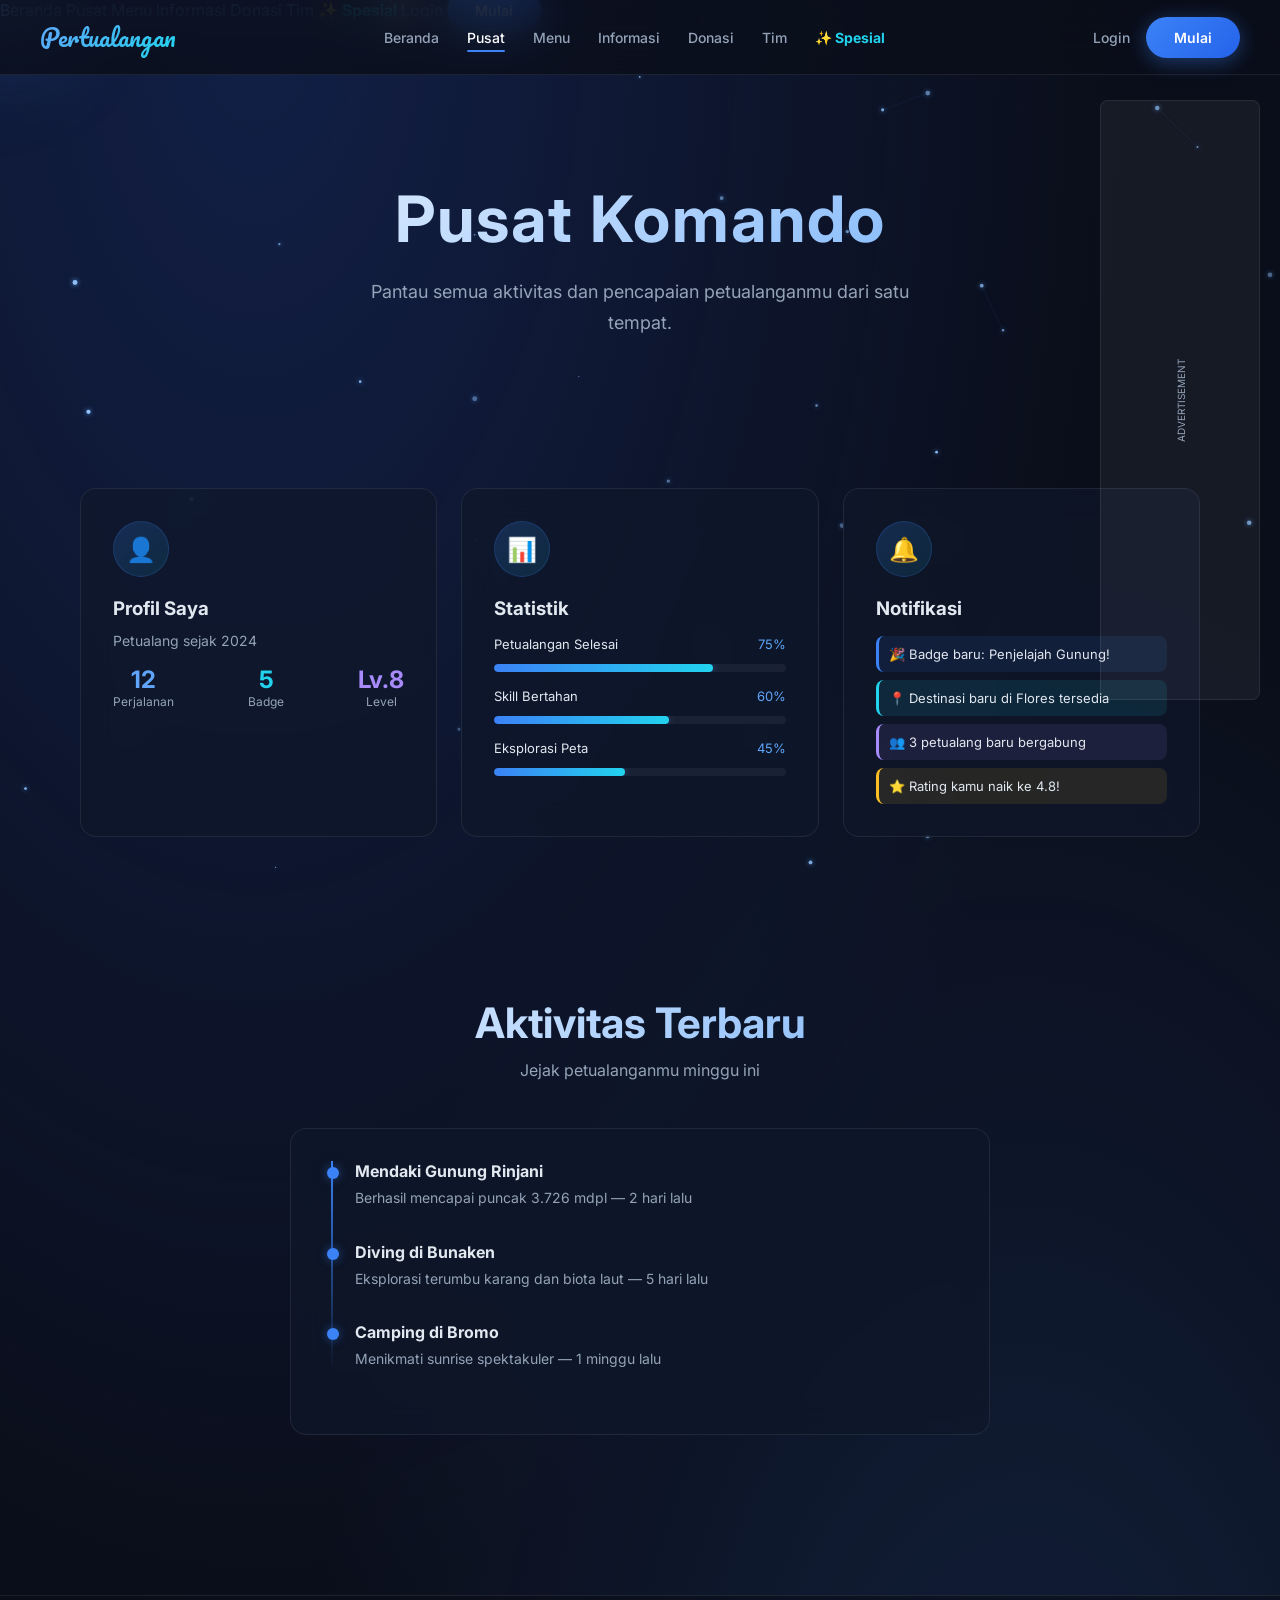
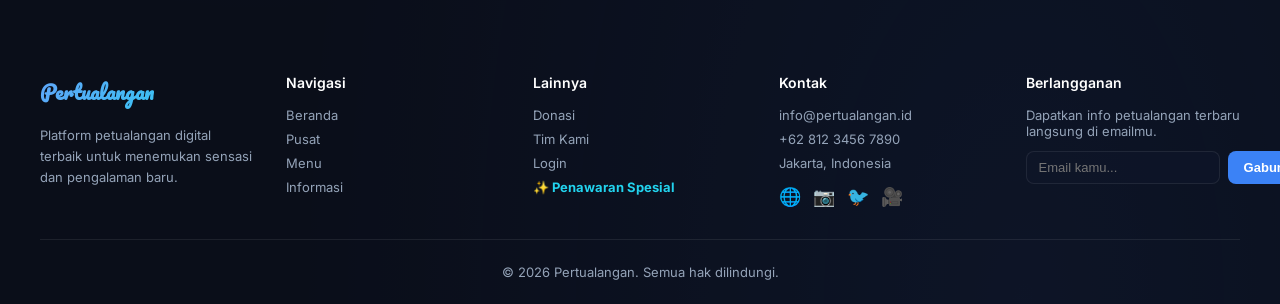
<file: pusat.html>
<!DOCTYPE html>
<html lang="id">
<head>
  <meta charset="UTF-8">
  <meta name="viewport" content="width=device-width, initial-scale=1.0">
  <meta name="description" content="Pusat - Dashboard utama untuk melihat statistik dan aktivitas petualangan Anda.">
  <title>Pusat — Pertualangan</title>
  <link rel="stylesheet" href="style.css">
  <link href="https://fonts.googleapis.com/css2?family=Inter:wght@300;400;500;600;700&family=Pacifico&display=swap" rel="stylesheet">
</head>
<body>
  <canvas id="particles"></canvas>
  <div class="cursor-glow"></div>
  <div id="navbar-container"></div>

  <section class="hero" style="padding-bottom:40px;">
    <h1>Pusat Komando</h1>
    <p>Pantau semua aktivitas dan pencapaian petualanganmu dari satu tempat.</p>
  </section>

  <section class="section">
    <div class="grid-3">
      <!-- Profil -->
      <div class="glass-card reveal">
        <div class="icon-circle">👤</div>
        <h3>Profil Saya</h3>
        <p style="color:var(--text-dim);margin:12px 0;font-size:14px;">Petualang sejak 2024</p>
        <div style="display:flex;justify-content:space-between;margin-top:16px;">
          <div style="text-align:center;"><div style="font-size:24px;font-weight:700;color:var(--blue-400);">12</div><div style="font-size:12px;color:var(--text-dim);">Perjalanan</div></div>
          <div style="text-align:center;"><div style="font-size:24px;font-weight:700;color:var(--cyan);">5</div><div style="font-size:12px;color:var(--text-dim);">Badge</div></div>
          <div style="text-align:center;"><div style="font-size:24px;font-weight:700;color:#a78bfa;">Lv.8</div><div style="font-size:12px;color:var(--text-dim);">Level</div></div>
        </div>
      </div>

      <!-- Statistik -->
      <div class="glass-card reveal">
        <div class="icon-circle">📊</div>
        <h3>Statistik</h3>
        <div style="margin-top:16px;">
          <div style="display:flex;justify-content:space-between;font-size:13px;margin-bottom:4px;"><span>Petualangan Selesai</span><span style="color:var(--blue-400);">75%</span></div>
          <div class="progress-bar"><div class="progress-fill" data-width="75"></div></div>
          <div style="display:flex;justify-content:space-between;font-size:13px;margin-bottom:4px;margin-top:16px;"><span>Skill Bertahan</span><span style="color:var(--blue-400);">60%</span></div>
          <div class="progress-bar"><div class="progress-fill" data-width="60"></div></div>
          <div style="display:flex;justify-content:space-between;font-size:13px;margin-bottom:4px;margin-top:16px;"><span>Eksplorasi Peta</span><span style="color:var(--blue-400);">45%</span></div>
          <div class="progress-bar"><div class="progress-fill" data-width="45"></div></div>
        </div>
      </div>

      <!-- Notifikasi -->
      <div class="glass-card reveal">
        <div class="icon-circle">🔔</div>
        <h3>Notifikasi</h3>
        <div style="margin-top:16px;">
          <div style="padding:10px;border-radius:8px;background:rgba(59,130,246,0.1);margin-bottom:8px;font-size:13px;border-left:3px solid var(--blue-500);">🎉 Badge baru: Penjelajah Gunung!</div>
          <div style="padding:10px;border-radius:8px;background:rgba(34,211,238,0.1);margin-bottom:8px;font-size:13px;border-left:3px solid var(--cyan);">📍 Destinasi baru di Flores tersedia</div>
          <div style="padding:10px;border-radius:8px;background:rgba(167,139,250,0.1);margin-bottom:8px;font-size:13px;border-left:3px solid #a78bfa;">👥 3 petualang baru bergabung</div>
          <div style="padding:10px;border-radius:8px;background:rgba(251,191,36,0.1);font-size:13px;border-left:3px solid #fbbf24;">⭐ Rating kamu naik ke 4.8!</div>
        </div>
      </div>
    </div>
  </section>

  <!-- Aktivitas Terbaru -->
  <section class="section">
    <h2 class="section-title reveal">Aktivitas Terbaru</h2>
    <p class="section-sub reveal">Jejak petualanganmu minggu ini</p>
    <div class="glass-card reveal" style="max-width:700px;margin:0 auto;">
      <div class="timeline">
        <div class="timeline-item">
          <h3>Mendaki Gunung Rinjani</h3>
          <p>Berhasil mencapai puncak 3.726 mdpl — 2 hari lalu</p>
        </div>
        <div class="timeline-item">
          <h3>Diving di Bunaken</h3>
          <p>Eksplorasi terumbu karang dan biota laut — 5 hari lalu</p>
        </div>
        <div class="timeline-item">
          <h3>Camping di Bromo</h3>
          <p>Menikmati sunrise spektakuler — 1 minggu lalu</p>
        </div>
      </div>
    </div>
  </section>

  <!-- Skyscraper Ad -->
  <div id="ad-sky-160" style="position:fixed; right:20px; top:100px; width:160px; height:600px; background:rgba(255,255,255,0.05); border-radius:8px; display:flex; align-items:center; justify-content:center; z-index:10; border:1px solid var(--glass-border);">
    <span style="font-size:10px; color:var(--text-dim); transform:rotate(-90deg);">ADVERTISEMENT</span>
  </div>

  <div id="footer-container"></div>
  <script src="script.js"></script>
</body>
</html>
</file>
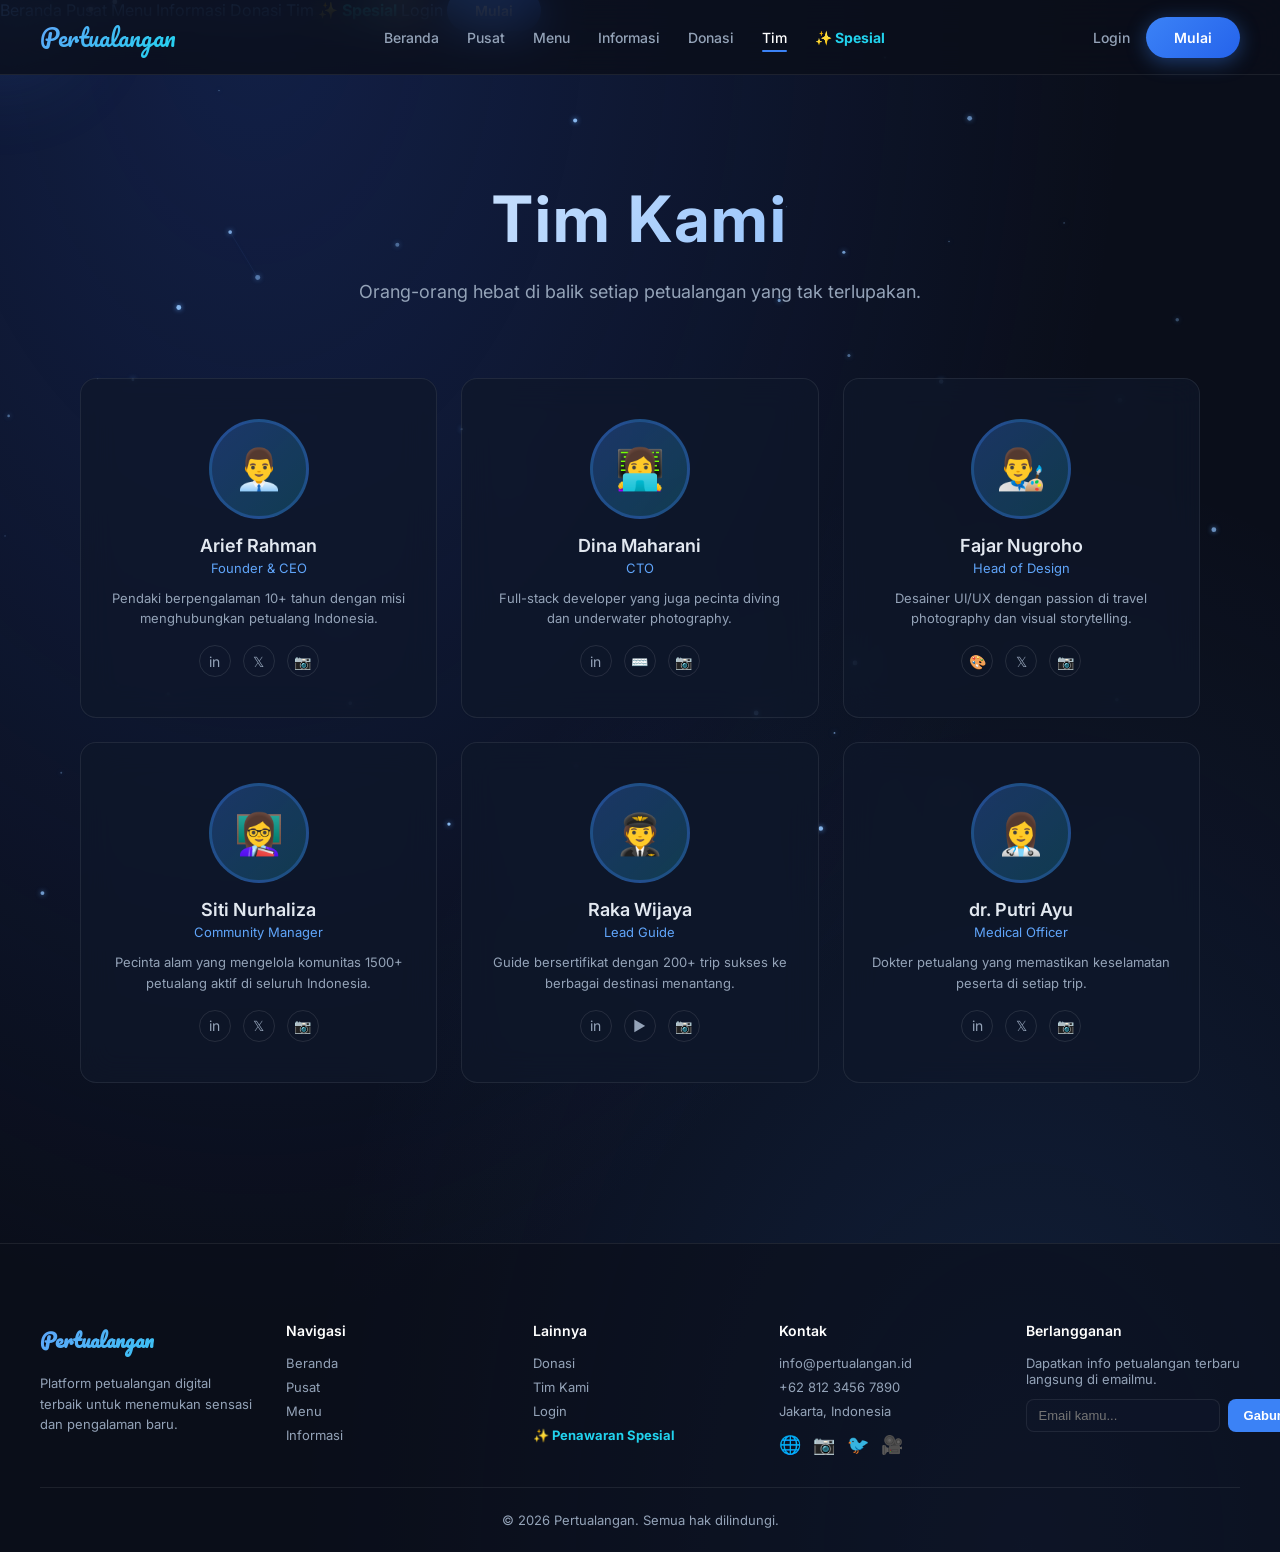
<file: tim.html>
<!DOCTYPE html>
<html lang="id">
<head>
  <meta charset="UTF-8">
  <meta name="viewport" content="width=device-width, initial-scale=1.0">
  <meta name="description" content="Tim Pertualangan - Kenali orang-orang hebat di balik platform petualangan terbaik.">
  <title>Tim — Pertualangan</title>
  <link rel="stylesheet" href="style.css">
  <link href="https://fonts.googleapis.com/css2?family=Inter:wght@300;400;500;600;700&family=Pacifico&display=swap" rel="stylesheet">
</head>
<body>
  <canvas id="particles"></canvas>
  <div class="cursor-glow"></div>
  <div id="navbar-container"></div>

  <section class="hero" style="padding-bottom:20px;">
    <h1>Tim Kami</h1>
    <p>Orang-orang hebat di balik setiap petualangan yang tak terlupakan.</p>
  </section>

  <section class="section" style="padding-top:20px;">
    <div class="grid-3">
      <div class="team-card reveal">
        <div class="team-avatar" style="display:flex;align-items:center;justify-content:center;font-size:40px;">👨‍💼</div>
        <div class="team-name">Arief Rahman</div>
        <div class="team-role">Founder & CEO</div>
        <p style="color:var(--text-dim);font-size:13px;line-height:1.6;margin-bottom:16px;">Pendaki berpengalaman 10+ tahun dengan misi menghubungkan petualang Indonesia.</p>
        <div class="team-socials">
          <a href="#" title="LinkedIn">in</a>
          <a href="#" title="Twitter">𝕏</a>
          <a href="#" title="Instagram">📷</a>
        </div>
      </div>

      <div class="team-card reveal">
        <div class="team-avatar" style="display:flex;align-items:center;justify-content:center;font-size:40px;">👩‍💻</div>
        <div class="team-name">Dina Maharani</div>
        <div class="team-role">CTO</div>
        <p style="color:var(--text-dim);font-size:13px;line-height:1.6;margin-bottom:16px;">Full-stack developer yang juga pecinta diving dan underwater photography.</p>
        <div class="team-socials">
          <a href="#" title="LinkedIn">in</a>
          <a href="#" title="GitHub">⌨️</a>
          <a href="#" title="Instagram">📷</a>
        </div>
      </div>

      <div class="team-card reveal">
        <div class="team-avatar" style="display:flex;align-items:center;justify-content:center;font-size:40px;">👨‍🎨</div>
        <div class="team-name">Fajar Nugroho</div>
        <div class="team-role">Head of Design</div>
        <p style="color:var(--text-dim);font-size:13px;line-height:1.6;margin-bottom:16px;">Desainer UI/UX dengan passion di travel photography dan visual storytelling.</p>
        <div class="team-socials">
          <a href="#" title="Dribbble">🎨</a>
          <a href="#" title="Twitter">𝕏</a>
          <a href="#" title="Instagram">📷</a>
        </div>
      </div>

      <div class="team-card reveal">
        <div class="team-avatar" style="display:flex;align-items:center;justify-content:center;font-size:40px;">👩‍🏫</div>
        <div class="team-name">Siti Nurhaliza</div>
        <div class="team-role">Community Manager</div>
        <p style="color:var(--text-dim);font-size:13px;line-height:1.6;margin-bottom:16px;">Pecinta alam yang mengelola komunitas 1500+ petualang aktif di seluruh Indonesia.</p>
        <div class="team-socials">
          <a href="#" title="LinkedIn">in</a>
          <a href="#" title="Twitter">𝕏</a>
          <a href="#" title="Instagram">📷</a>
        </div>
      </div>

      <div class="team-card reveal">
        <div class="team-avatar" style="display:flex;align-items:center;justify-content:center;font-size:40px;">🧑‍✈️</div>
        <div class="team-name">Raka Wijaya</div>
        <div class="team-role">Lead Guide</div>
        <p style="color:var(--text-dim);font-size:13px;line-height:1.6;margin-bottom:16px;">Guide bersertifikat dengan 200+ trip sukses ke berbagai destinasi menantang.</p>
        <div class="team-socials">
          <a href="#" title="LinkedIn">in</a>
          <a href="#" title="YouTube">▶️</a>
          <a href="#" title="Instagram">📷</a>
        </div>
      </div>

      <div class="team-card reveal">
        <div class="team-avatar" style="display:flex;align-items:center;justify-content:center;font-size:40px;">👩‍⚕️</div>
        <div class="team-name">dr. Putri Ayu</div>
        <div class="team-role">Medical Officer</div>
        <p style="color:var(--text-dim);font-size:13px;line-height:1.6;margin-bottom:16px;">Dokter petualang yang memastikan keselamatan peserta di setiap trip.</p>
        <div class="team-socials">
          <a href="#" title="LinkedIn">in</a>
          <a href="#" title="Twitter">𝕏</a>
          <a href="#" title="Instagram">📷</a>
        </div>
      </div>
    </div>
  </section>

  <div id="footer-container"></div>
  <script src="script.js"></script>
</body>
</html>
</file>
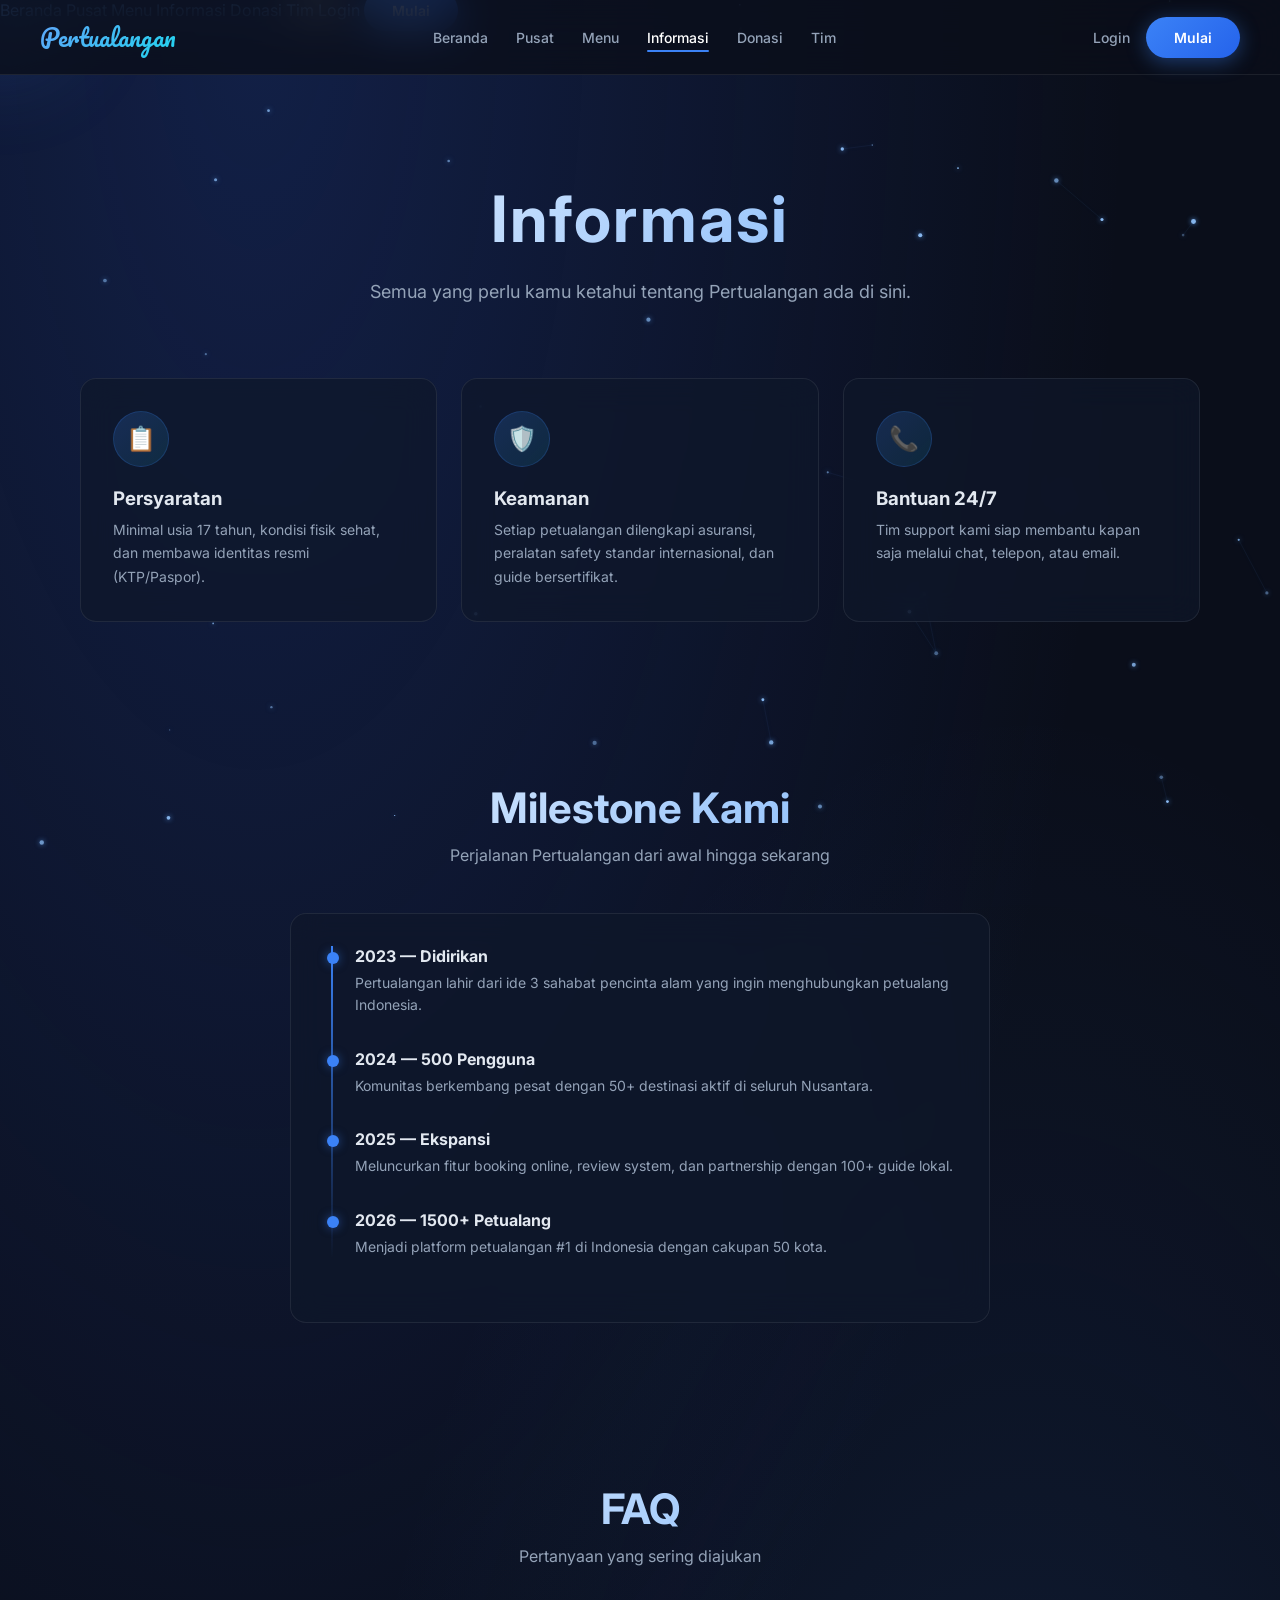
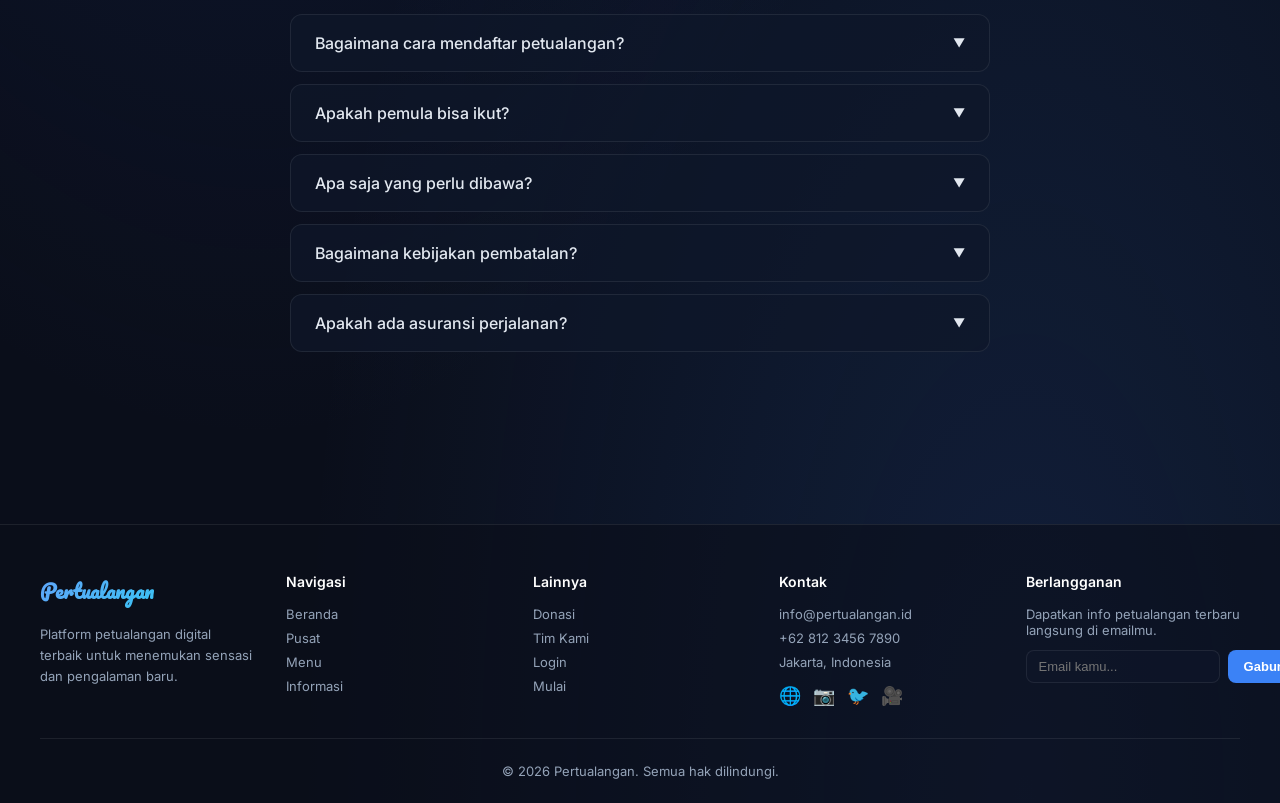
<file: proyek/informasi.html>
<!DOCTYPE html>
<html lang="id">
<head>
  <meta charset="UTF-8">
  <meta name="viewport" content="width=device-width, initial-scale=1.0">
  <meta name="description" content="Informasi lengkap tentang Pertualangan - FAQ, timeline, dan panduan.">
  <title>Informasi — Pertualangan</title>
  <link rel="stylesheet" href="style.css">
  <link href="https://fonts.googleapis.com/css2?family=Inter:wght@300;400;500;600;700&family=Pacifico&display=swap" rel="stylesheet">
</head>
<body>
  <canvas id="particles"></canvas>
  <div class="cursor-glow"></div>
  <div id="navbar-container"></div>

  <section class="hero" style="padding-bottom:20px;">
    <h1>Informasi</h1>
    <p>Semua yang perlu kamu ketahui tentang Pertualangan ada di sini.</p>
  </section>

  <!-- INFO CARDS -->
  <section class="section" style="padding-top:20px;">
    <div class="grid-3">
      <div class="glass-card reveal">
        <div class="icon-circle">📋</div>
        <h3>Persyaratan</h3>
        <p style="color:var(--text-dim);margin-top:8px;font-size:14px;line-height:1.7;">Minimal usia 17 tahun, kondisi fisik sehat, dan membawa identitas resmi (KTP/Paspor).</p>
      </div>
      <div class="glass-card reveal">
        <div class="icon-circle">🛡️</div>
        <h3>Keamanan</h3>
        <p style="color:var(--text-dim);margin-top:8px;font-size:14px;line-height:1.7;">Setiap petualangan dilengkapi asuransi, peralatan safety standar internasional, dan guide bersertifikat.</p>
      </div>
      <div class="glass-card reveal">
        <div class="icon-circle">📞</div>
        <h3>Bantuan 24/7</h3>
        <p style="color:var(--text-dim);margin-top:8px;font-size:14px;line-height:1.7;">Tim support kami siap membantu kapan saja melalui chat, telepon, atau email.</p>
      </div>
    </div>
  </section>

  <!-- TIMELINE -->
  <section class="section">
    <h2 class="section-title reveal">Milestone Kami</h2>
    <p class="section-sub reveal">Perjalanan Pertualangan dari awal hingga sekarang</p>
    <div class="glass-card reveal" style="max-width:700px;margin:0 auto;">
      <div class="timeline">
        <div class="timeline-item"><h3>2023 — Didirikan</h3><p>Pertualangan lahir dari ide 3 sahabat pencinta alam yang ingin menghubungkan petualang Indonesia.</p></div>
        <div class="timeline-item"><h3>2024 — 500 Pengguna</h3><p>Komunitas berkembang pesat dengan 50+ destinasi aktif di seluruh Nusantara.</p></div>
        <div class="timeline-item"><h3>2025 — Ekspansi</h3><p>Meluncurkan fitur booking online, review system, dan partnership dengan 100+ guide lokal.</p></div>
        <div class="timeline-item"><h3>2026 — 1500+ Petualang</h3><p>Menjadi platform petualangan #1 di Indonesia dengan cakupan 50 kota.</p></div>
      </div>
    </div>
  </section>

  <!-- FAQ -->
  <section class="section">
    <h2 class="section-title reveal">FAQ</h2>
    <p class="section-sub reveal">Pertanyaan yang sering diajukan</p>
    <div style="max-width:700px;margin:0 auto;">
      <div class="accordion-item reveal">
        <div class="accordion-header">Bagaimana cara mendaftar petualangan? <span class="accordion-arrow">▼</span></div>
        <div class="accordion-body">Pilih petualangan di halaman Menu, klik "Daftar", isi formulir, dan lakukan pembayaran. Kamu akan mendapat konfirmasi via email dalam 24 jam.</div>
      </div>
      <div class="accordion-item reveal">
        <div class="accordion-header">Apakah pemula bisa ikut? <span class="accordion-arrow">▼</span></div>
        <div class="accordion-body">Tentu! Kami memiliki berbagai level petualangan dari beginner hingga expert. Setiap trip dilengkapi guide berpengalaman yang siap membimbing.</div>
      </div>
      <div class="accordion-item reveal">
        <div class="accordion-header">Apa saja yang perlu dibawa? <span class="accordion-arrow">▼</span></div>
        <div class="accordion-body">Packing list lengkap akan dikirim setelah pendaftaran. Secara umum: pakaian nyaman, sepatu outdoor, sunscreen, dan semangat petualang! 🎒</div>
      </div>
      <div class="accordion-item reveal">
        <div class="accordion-header">Bagaimana kebijakan pembatalan? <span class="accordion-arrow">▼</span></div>
        <div class="accordion-body">Pembatalan H-7 mendapat refund 100%, H-3 refund 50%, dan kurang dari H-3 tidak dapat refund. Reschedule tersedia tanpa biaya tambahan.</div>
      </div>
      <div class="accordion-item reveal">
        <div class="accordion-header">Apakah ada asuransi perjalanan? <span class="accordion-arrow">▼</span></div>
        <div class="accordion-body">Ya, semua petualangan sudah termasuk asuransi kecelakaan dan evakuasi medis. Kamu juga bisa upgrade ke asuransi premium untuk perlindungan lebih.</div>
      </div>
    </div>
  </section>

  <div id="footer-container"></div>
  <script src="script.js"></script>
</body>
</html>
</file>
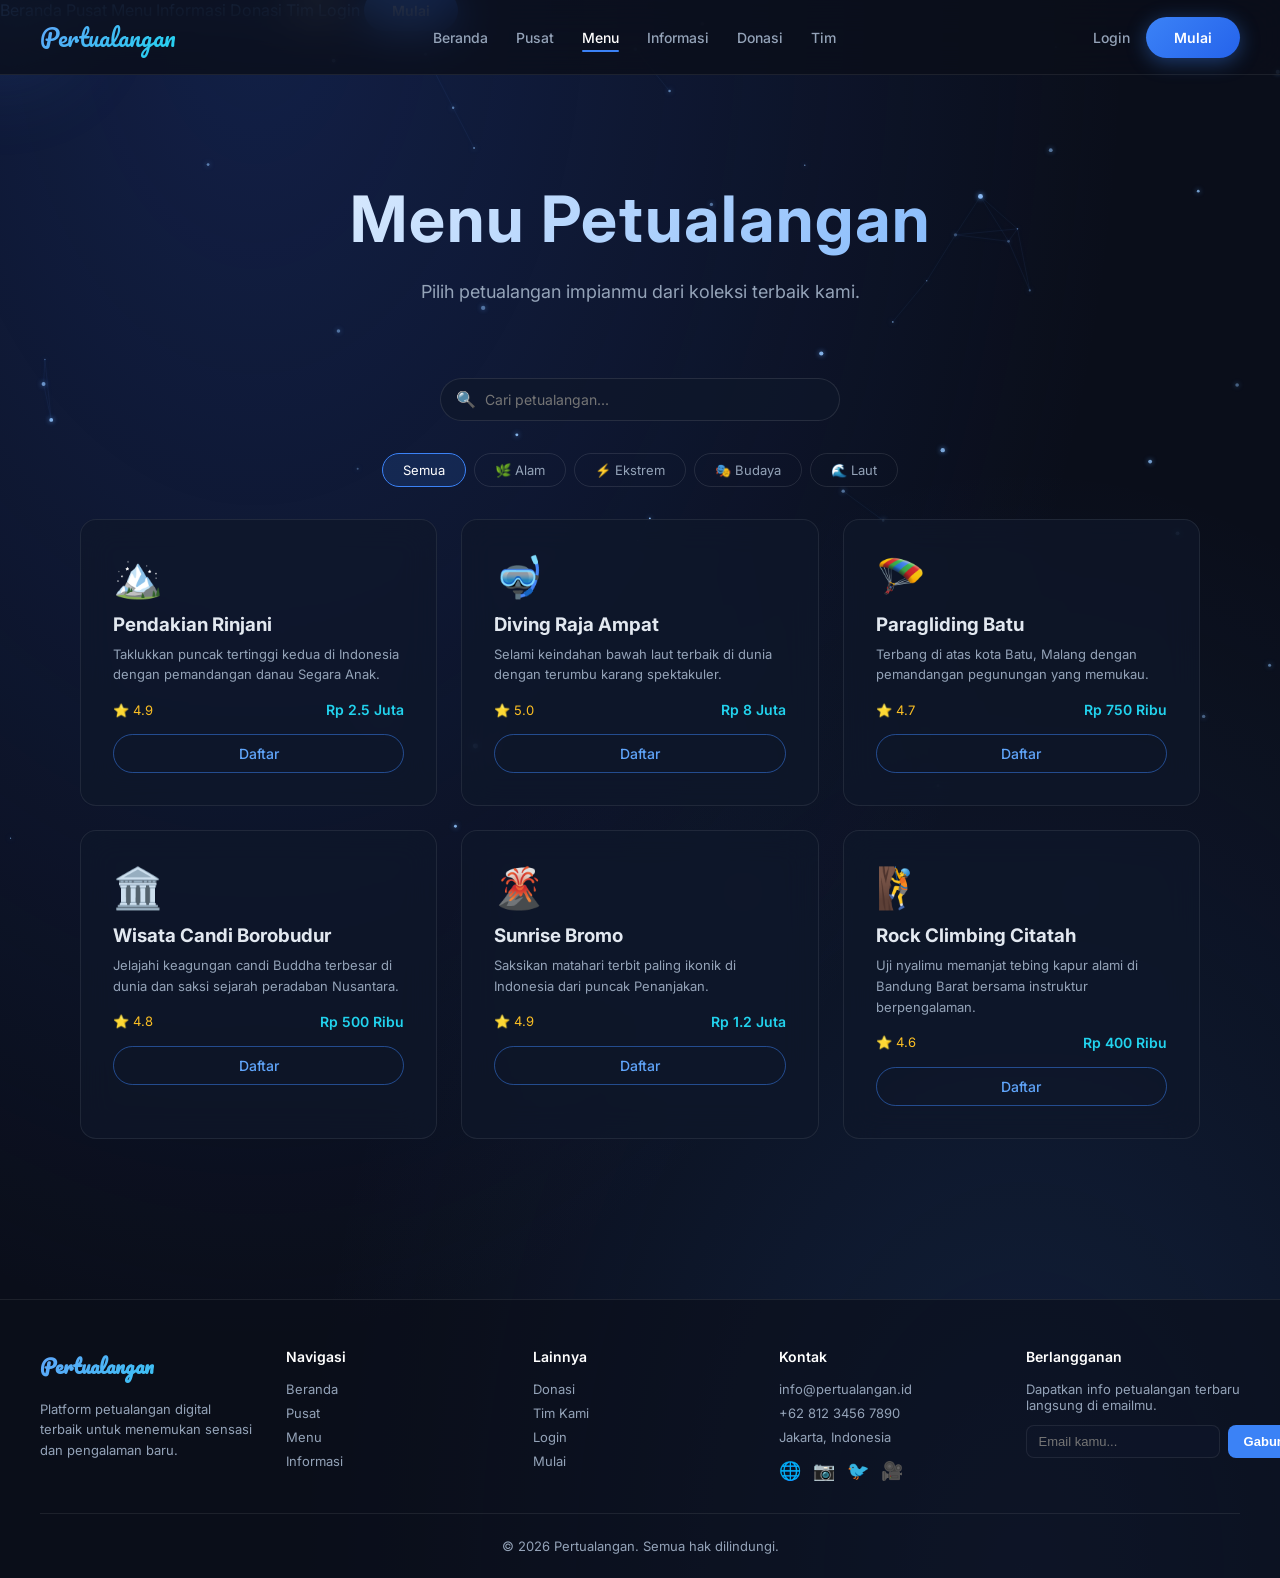
<file: proyek/menu.html>
<!DOCTYPE html>
<html lang="id">
<head>
  <meta charset="UTF-8">
  <meta name="viewport" content="width=device-width, initial-scale=1.0">
  <meta name="description" content="Menu - Katalog petualangan seru yang bisa kamu pilih dan jelajahi.">
  <title>Menu — Pertualangan</title>
  <link rel="stylesheet" href="style.css">
  <link href="https://fonts.googleapis.com/css2?family=Inter:wght@300;400;500;600;700&family=Pacifico&display=swap" rel="stylesheet">
</head>
<body>
  <canvas id="particles"></canvas>
  <div class="cursor-glow"></div>
  <div id="navbar-container"></div>

  <section class="hero" style="padding-bottom:20px;">
    <h1>Menu Petualangan</h1>
    <p>Pilih petualangan impianmu dari koleksi terbaik kami.</p>
  </section>

  <section class="section" style="padding-top:20px;">
    <div class="search-box reveal">
      <span class="search-icon">🔍</span>
      <input type="text" id="search-input" placeholder="Cari petualangan...">
    </div>

    <div class="filter-tabs reveal">
      <button class="filter-tab active" data-filter="semua">Semua</button>
      <button class="filter-tab" data-filter="alam">🌿 Alam</button>
      <button class="filter-tab" data-filter="ekstrem">⚡ Ekstrem</button>
      <button class="filter-tab" data-filter="budaya">🎭 Budaya</button>
      <button class="filter-tab" data-filter="laut">🌊 Laut</button>
    </div>

    <div class="grid-3" id="menu-grid">
      <div class="glass-card reveal menu-item" data-kategori="alam">
        <div style="font-size:40px;margin-bottom:12px;">🏔️</div>
        <h3>Pendakian Rinjani</h3>
        <p style="color:var(--text-dim);font-size:13px;margin:8px 0;line-height:1.6;">Taklukkan puncak tertinggi kedua di Indonesia dengan pemandangan danau Segara Anak.</p>
        <div style="display:flex;justify-content:space-between;align-items:center;margin-top:16px;">
          <div class="rating">⭐ 4.9</div>
          <span style="color:var(--cyan);font-weight:600;font-size:14px;">Rp 2.5 Juta</span>
        </div>
        <button class="tombol-outline" style="width:100%;margin-top:16px;" onclick="alert('Pendaftaran Rinjani berhasil! 🏔️')">Daftar</button>
      </div>

      <div class="glass-card reveal menu-item" data-kategori="laut">
        <div style="font-size:40px;margin-bottom:12px;">🤿</div>
        <h3>Diving Raja Ampat</h3>
        <p style="color:var(--text-dim);font-size:13px;margin:8px 0;line-height:1.6;">Selami keindahan bawah laut terbaik di dunia dengan terumbu karang spektakuler.</p>
        <div style="display:flex;justify-content:space-between;align-items:center;margin-top:16px;">
          <div class="rating">⭐ 5.0</div>
          <span style="color:var(--cyan);font-weight:600;font-size:14px;">Rp 8 Juta</span>
        </div>
        <button class="tombol-outline" style="width:100%;margin-top:16px;" onclick="alert('Pendaftaran Raja Ampat berhasil! 🤿')">Daftar</button>
      </div>

      <div class="glass-card reveal menu-item" data-kategori="ekstrem">
        <div style="font-size:40px;margin-bottom:12px;">🪂</div>
        <h3>Paragliding Batu</h3>
        <p style="color:var(--text-dim);font-size:13px;margin:8px 0;line-height:1.6;">Terbang di atas kota Batu, Malang dengan pemandangan pegunungan yang memukau.</p>
        <div style="display:flex;justify-content:space-between;align-items:center;margin-top:16px;">
          <div class="rating">⭐ 4.7</div>
          <span style="color:var(--cyan);font-weight:600;font-size:14px;">Rp 750 Ribu</span>
        </div>
        <button class="tombol-outline" style="width:100%;margin-top:16px;" onclick="alert('Pendaftaran Paragliding berhasil! 🪂')">Daftar</button>
      </div>

      <div class="glass-card reveal menu-item" data-kategori="budaya">
        <div style="font-size:40px;margin-bottom:12px;">🏛️</div>
        <h3>Wisata Candi Borobudur</h3>
        <p style="color:var(--text-dim);font-size:13px;margin:8px 0;line-height:1.6;">Jelajahi keagungan candi Buddha terbesar di dunia dan saksi sejarah peradaban Nusantara.</p>
        <div style="display:flex;justify-content:space-between;align-items:center;margin-top:16px;">
          <div class="rating">⭐ 4.8</div>
          <span style="color:var(--cyan);font-weight:600;font-size:14px;">Rp 500 Ribu</span>
        </div>
        <button class="tombol-outline" style="width:100%;margin-top:16px;" onclick="alert('Pendaftaran Borobudur berhasil! 🏛️')">Daftar</button>
      </div>

      <div class="glass-card reveal menu-item" data-kategori="alam">
        <div style="font-size:40px;margin-bottom:12px;">🌋</div>
        <h3>Sunrise Bromo</h3>
        <p style="color:var(--text-dim);font-size:13px;margin:8px 0;line-height:1.6;">Saksikan matahari terbit paling ikonik di Indonesia dari puncak Penanjakan.</p>
        <div style="display:flex;justify-content:space-between;align-items:center;margin-top:16px;">
          <div class="rating">⭐ 4.9</div>
          <span style="color:var(--cyan);font-weight:600;font-size:14px;">Rp 1.2 Juta</span>
        </div>
        <button class="tombol-outline" style="width:100%;margin-top:16px;" onclick="alert('Pendaftaran Bromo berhasil! 🌋')">Daftar</button>
      </div>

      <div class="glass-card reveal menu-item" data-kategori="ekstrem">
        <div style="font-size:40px;margin-bottom:12px;">🧗</div>
        <h3>Rock Climbing Citatah</h3>
        <p style="color:var(--text-dim);font-size:13px;margin:8px 0;line-height:1.6;">Uji nyalimu memanjat tebing kapur alami di Bandung Barat bersama instruktur berpengalaman.</p>
        <div style="display:flex;justify-content:space-between;align-items:center;margin-top:16px;">
          <div class="rating">⭐ 4.6</div>
          <span style="color:var(--cyan);font-weight:600;font-size:14px;">Rp 400 Ribu</span>
        </div>
        <button class="tombol-outline" style="width:100%;margin-top:16px;" onclick="alert('Pendaftaran Rock Climbing berhasil! 🧗')">Daftar</button>
      </div>
    </div>
  </section>

  <div id="footer-container"></div>
  <script src="script.js"></script>
</body>
</html>
</file>
<file: style.css>
@import url('https://fonts.googleapis.com/css2?family=Inter:wght@300;400;500;600;700&family=Pacifico&display=swap');

:root {
  --bg-primary: #0a0e1a;
  --bg-card: rgba(15,23,42,0.7);
  --blue-500: #3b82f6;
  --blue-600: #2563eb;
  --blue-400: #60a5fa;
  --cyan: #22d3ee;
  --glass-border: rgba(255,255,255,0.08);
  --glass-bg: rgba(30,58,138,0.25);
  --text: #e2e8f0;
  --text-dim: #94a3b8;
  --radius: 16px;
  --shadow-glow: 0 0 30px rgba(59,130,246,0.3);
}

*,*::before,*::after{box-sizing:border-box;margin:0;padding:0}

body {
  background: var(--bg-primary);
  background-image: radial-gradient(ellipse at 20% 0%, rgba(30,58,138,0.4) 0%, transparent 60%),
    radial-gradient(ellipse at 80% 100%, rgba(59,130,246,0.15) 0%, transparent 50%);
  font-family: 'Inter', sans-serif;
  color: var(--text);
  min-height: 100vh;
  overflow-x: hidden;
  opacity: 0;
  transition: opacity 0.4s ease;
}
body.page-loaded { opacity: 1; }
body.fade-out { opacity: 0; }

a { color: var(--blue-400); text-decoration: none; transition: color 0.2s; }
a:hover { color: var(--cyan); }

/* ===== NAVBAR ===== */
.navbar {
  position: fixed; top: 0; left: 0; right: 0; z-index: 100;
  display: flex; justify-content: space-between; align-items: center;
  padding: 16px 40px;
  background: rgba(10,14,26,0.8);
  backdrop-filter: blur(20px);
  border-bottom: 1px solid var(--glass-border);
  transition: background 0.3s;
}
.navbar.scrolled { background: rgba(10,14,26,0.95); }
.logo {
  font-family: 'Pacifico', cursive;
  font-size: 24px;
  background: linear-gradient(135deg, var(--blue-400), var(--cyan));
  -webkit-background-clip: text; -webkit-text-fill-color: transparent;
}
.menu { display: flex; gap: 28px; }
.menu a {
  color: var(--text-dim); font-size: 14px; font-weight: 500;
  position: relative; padding: 4px 0; transition: color 0.3s;
}
.menu a::after {
  content:''; position:absolute; bottom:-2px; left:0; width:0; height:2px;
  background: var(--blue-500); border-radius:2px; transition: width 0.3s;
}
.menu a:hover, .menu a.active { color: #fff; }
.menu a:hover::after, .menu a.active::after { width: 100%; }
.aksi { display: flex; align-items: center; gap: 16px; }
.aksi a { color: var(--text-dim); font-size: 14px; font-weight: 500; }
.aksi a:hover { color: #fff; }
.hamburger {
  display: none; flex-direction: column; gap: 5px; cursor: pointer;
  background: none; border: none; padding: 4px;
}
.hamburger span {
  width: 24px; height: 2px; background: #fff; border-radius: 2px;
  transition: transform 0.3s, opacity 0.3s;
}
.hamburger.active span:nth-child(1) { transform: rotate(45deg) translate(5px,5px); }
.hamburger.active span:nth-child(2) { opacity: 0; }
.hamburger.active span:nth-child(3) { transform: rotate(-45deg) translate(5px,-5px); }

/* ===== BUTTONS ===== */
.tombol-utama {
  padding: 12px 28px; border-radius: 30px; border: none;
  color: #fff; font-family: 'Inter',sans-serif; font-size: 14px; font-weight: 600;
  cursor: pointer;
  background: linear-gradient(135deg, var(--blue-500), var(--blue-600));
  box-shadow: 0 4px 20px rgba(59,130,246,0.4);
  transition: transform 0.2s, box-shadow 0.2s;
  position: relative; overflow: hidden;
}
.tombol-utama:hover {
  transform: translateY(-2px);
  box-shadow: 0 6px 30px rgba(59,130,246,0.6);
}
.tombol-utama::after {
  content:''; position:absolute; top:0;left:-100%;width:100%;height:100%;
  background: linear-gradient(90deg,transparent,rgba(255,255,255,0.2),transparent);
  transition: left 0.5s;
}
.tombol-utama:hover::after { left: 100%; }

.tombol-outline {
  padding: 10px 24px; border-radius: 30px;
  border: 1px solid rgba(59,130,246,0.5); background: transparent;
  color: var(--blue-400); font-family:'Inter',sans-serif; font-size:14px; font-weight:500;
  cursor:pointer; transition: all 0.3s;
}
.tombol-outline:hover {
  background: rgba(59,130,246,0.1); border-color: var(--blue-400);
  box-shadow: 0 0 20px rgba(59,130,246,0.2);
}

/* ===== HERO ===== */
.hero {
  text-align: center; padding: 160px 20px 80px;
  position: relative; z-index: 2;
}
.hero h1 {
  font-size: clamp(36px,6vw,64px); font-weight: 700; letter-spacing: 2px;
  background: linear-gradient(135deg, #fff, var(--blue-400));
  -webkit-background-clip: text; -webkit-text-fill-color: transparent;
  margin-bottom: 20px;
}
.hero p { color: var(--text-dim); font-size: 18px; max-width: 600px; margin: 0 auto 30px; line-height: 1.7; }
.highlight {






  max-width: 420px; width: 90%; margin: 20px auto;
}
.highlight span {
  display: block; font-size: clamp(28px,5vw,40px); font-family: 'Pacifico',cursive;
  padding: 12px 30px; margin: 10px 0;
  background: var(--glass-bg); border-radius: 12px;
  border: 1px solid var(--glass-border);
  backdrop-filter: blur(12px);
  box-shadow: 0 8px 32px rgba(0,0,0,0.3), 0 0 20px rgba(59,130,246,0.2);
  transition: transform 0.3s, box-shadow 0.3s;
}
.highlight span:hover {
  transform: translateY(-3px) scale(1.03);
  box-shadow: 0 12px 40px rgba(0,0,0,0.4), 0 0 30px rgba(59,130,246,0.4);
}
#typing-text::after {
  content:'|'; margin-left:4px; animation: blink 0.8s infinite;
}

/* ===== GLASS CARD ===== */
.glass-card {
  background: var(--bg-card); border: 1px solid var(--glass-border);
  border-radius: var(--radius); padding: 32px;
  backdrop-filter: blur(16px);
  box-shadow: 0 8
  
  
  
  px 32px rgba(0,0,0,0.3);
  transition: transform 0.3s, box-shadow 0.3s, border-color 0.3s;
}
.glass-card:hover {
  transform: translateY(-4px);
  box-shadow: 0 16px 48px rgba(0,0,0,0.4), 0 0 20px rgba(59,130,246,0.15);
  border-color: rgba(59,130,246,0.3);
}

/* ===== SECTIONS ===== */
.section { padding: 80px 40px; max-width: 1200px; margin: 0 auto; }
.section-title {
  font-size: clamp(28px,4vw,42px); font-weight: 700; text-align: center; margin-bottom: 12px;
  background: linear-gradient(135deg, #fff, var(--blue-400));
  -webkit-background-clip: text; -webkit-text-fill-color: transparent;
}
.section-sub { text-align:center; color:var(--text-dim); font-size:16px; margin-bottom:48px; max-width:600px; margin-left:auto; margin-right:auto; }

/* ===== GRID ===== */
.grid-3 { display: grid; grid-template-columns: repeat(auto-fit, minmax(280px,1fr)); gap: 24px; }
.grid-2 { display: grid; grid-template-columns: repeat(auto-fit, minmax(320px,1fr)); gap: 24px; }

/* ===== ICON CIRCLE ===== */
.icon-circle {
  width: 56px; height: 56px; border-radius: 50%;
  background: linear-gradient(135deg, rgba(59,130,246,0.2), rgba(34,211,238,0.1));
  display: flex; align-items: center; justify-content: center;
  margin-bottom: 20px; font-size: 24px;
  border: 1px solid rgba(59,130,246,0.2);
}

/* ===== STATS ===== */
.stats-grid { display: flex; justify-content: center; gap: 48px; flex-wrap: wrap; padding: 40px 0; }
.stat-item { text-align: center; }
.stat-number {
  font-size: 48px; font-weight: 700;
  background: linear-gradient(135deg, var(--blue-400), var(--cyan));
  -webkit-background-clip: text; -webkit-text-fill-color: transparent;
}
.stat-label { color: var(--text-dim); font-size: 14px; margin-top: 4px; }

/* ===== FORM ===== */
.form-group { margin-bottom: 20px; position: relative; }
.form-group label {
  display: block; font-size: 13px; font-weight: 500;
  color: var(--text-dim); margin-bottom: 6px;
}
.form-group input, .form-group textarea, .form-group select {
  width: 100%; padding: 12px 16px; border-radius: 10px;
  border: 1px solid rgba(255,255,255,0.1);
  background: rgba(15,23,42,0.6); color: #fff;
  font-family: 'Inter',sans-serif; font-size: 14px;
  transition: border-color 0.3s, box-shadow 0.3s;
  outline: none;
}
.form-group input:focus, .form-group textarea:focus {
  border-color: var(--blue-500);
  box-shadow: 0 0 0 3px rgba(59,130,246,0.15);
}
.form-group textarea { resize: vertical; min-height: 100px; }
.form-error { color: #f87171; font-size: 12px; margin-top: 4px; display: none; }
.form-group.error .form-error { display: block; }
.form-group.error input { border-color: #f87171; }

.password-toggle {
  position: absolute; right: 14px; top: 36px;
  background: none; border: none; color: var(--text-dim);
  cursor: pointer; font-size: 18px;
}

/* ===== TABS / FILTER ===== */
.filter-tabs {
  display: flex; gap: 8px; justify-content: center; margin-bottom: 32px; flex-wrap: wrap;
}
.filter-tab {
  padding: 8px 20px; border-radius: 20px; border: 1px solid rgba(255,255,255,0.1);
  background: transparent; color: var(--text-dim);
  font-family:'Inter',sans-serif; font-size:13px; cursor:pointer; transition: all 0.3s;
}
.filter-tab:hover, .filter-tab.active {
  background: rgba(59,130,246,0.15); border-color: var(--blue-500); color: #fff;
}

/* ===== ACCORDION ===== */
.accordion-item {
  border: 1px solid var(--glass-border); border-radius: 12px;
  margin-bottom: 12px; overflow: hidden; background: var(--bg-card);
}
.accordion-header {
  padding: 18px 24px; cursor: pointer;
  display: flex; justify-content: space-between; align-items: center;
  font-weight: 500; transition: background 0.3s;
}
.accordion-header:hover { background: rgba(59,130,246,0.05); }
.accordion-arrow { transition: transform 0.3s; font-size: 12px; }
.accordion-item.open .accordion-arrow { transform: rotate(180deg); }
.accordion-body {
  max-height: 0; overflow: hidden; transition: max-height 0.4s ease, padding 0.3s;
  padding: 0 24px; color: var(--text-dim); line-height: 1.7;
}
.accordion-item.open .accordion-body { max-height: 300px; padding: 0 24px 18px; }

/* ===== PROGRESS BAR ===== */
.progress-bar {
  height: 8px; background: rgba(255,255,255,0.05); border-radius: 8px;
  overflow: hidden; margin: 12px 0;
}
.progress-fill {
  height: 100%; border-radius: 8px;
  background: linear-gradient(90deg, var(--blue-500), var(--cyan));
  width: 0; transition: width 1.5s ease;
  box-shadow: 0 0 10px rgba(59,130,246,0.4);
}

/* ===== TIMELINE ===== */
.timeline { position: relative; padding-left: 32px; }
.timeline::before {
  content:''; position:absolute; left:8px; top:0; bottom:0;
  width:2px; background: linear-gradient(180deg, var(--blue-500), transparent);
}
.timeline-item { position:relative; margin-bottom:32px; }
.timeline-item::before {
  content:''; position:absolute; left:-28px; top:6px;
  width:12px; height:12px; border-radius:50%;
  background: var(--blue-500); box-shadow: 0 0 10px rgba(59,130,246,0.5);
}
.timeline-item h3 { font-size:16px; margin-bottom:6px; }
.timeline-item p { color:var(--text-dim); font-size:14px; line-height:1.6; }

/* ===== WIZARD ===== */
.wizard-progress {
  display:flex; justify-content:center; gap:0; margin-bottom:48px; position:relative;
}
.wizard-step {
  display:flex; flex-direction:column; align-items:center; position:relative; z-index:1; flex:1;
}
.wizard-circle {
  width:44px; height:44px; border-radius:50%;
  border:2px solid rgba(255,255,255,0.1); background:var(--bg-primary);
  display:flex; align-items:center; justify-content:center;
  font-weight:600; font-size:16px; transition: all 0.4s;
}
.wizard-step.active .wizard-circle, .wizard-step.done .wizard-circle {
  border-color:var(--blue-500); background:var(--blue-500);
  box-shadow:0 0 20px rgba(59,130,246,0.4);
}
.wizard-label { font-size:12px; color:var(--text-dim); margin-top:8px; }
.wizard-step.active .wizard-label { color:#fff; }
.wizard-line {
  position:absolute; top:22px; left:50%; right:-50%; height:2px;
  background:rgba(255,255,255,0.1); z-index:0;
}
.wizard-step:last-child .wizard-line { display:none; }
.wizard-step.done .wizard-line { background:var(--blue-500); }
.wizard-panel { display:none; animation: fadeInUp 0.5s ease; }
.wizard-panel.active { display:block; }

/* ===== TEAM CARD ===== */
.team-card {
  text-align:center; padding:40px 24px;
  background:var(--bg-card); border:1px solid var(--glass-border);
  border-radius:var(--radius); backdrop-filter:blur(16px);
  transition: transform 0.3s, box-shadow 0.3s;
}
.team-card:hover {
  transform:translateY(-8px);
  box-shadow:0 20px 40px rgba(0,0,0,0.4), 0 0 30px rgba(59,130,246,0.15);
}
.team-avatar {
  width:100px; height:100px; border-radius:50%; margin:0 auto 16px;
  border:3px solid rgba(59,130,246,0.3);
  object-fit:cover;
  background: linear-gradient(135deg, rgba(59,130,246,0.3), rgba(34,211,238,0.2));
}
.team-name { font-size:18px; font-weight:600; margin-bottom:4px; }
.team-role { color:var(--blue-400); font-size:13px; margin-bottom:12px; }
.team-socials { display:flex; justify-content:center; gap:12px; }
.team-socials a {
  width:32px; height:32px; border-radius:50%;
  border:1px solid rgba(255,255,255,0.1);
  display:flex; align-items:center; justify-content:center;
  color:var(--text-dim); font-size:14px; transition: all 0.3s;
}
.team-socials a:hover { border-color:var(--blue-500); color:var(--blue-400); background:rgba(59,130,246,0.1); }

/* ===== DONASI ===== */
.nominal-grid { display:flex; flex-wrap:wrap; gap:12px; justify-content:center; margin:24px 0; }
.nominal-btn {
  padding:12px 24px; border-radius:12px;
  border:1px solid rgba(255,255,255,0.1); background:var(--bg-card);
  color:#fff; font-family:'Inter',sans-serif; font-size:15px; font-weight:600;
  cursor:pointer; transition: all 0.3s;
}
.nominal-btn:hover, .nominal-btn.selected {
  border-color:var(--blue-500); background:rgba(59,130,246,0.15);
  box-shadow:0 0 20px rgba(59,130,246,0.2);
}
.donatur-list { margin-top:32px; }
.donatur-item {
  display:flex; justify-content:space-between; align-items:center;
  padding:14px 20px; border-radius:10px;
  background:rgba(15,23,42,0.4); margin-bottom:8px;
  border:1px solid rgba(255,255,255,0.04);
}
.donatur-name { font-weight:500; }
.donatur-amount { color:var(--cyan); font-weight:600; }

/* ===== SEARCH ===== */
.search-box {
  max-width:400px; margin:0 auto 32px; position:relative;
}
.search-box input {
  width:100%; padding:12px 16px 12px 44px; border-radius:30px;
  border:1px solid rgba(255,255,255,0.1); background:var(--bg-card);
  color:#fff; font-family:'Inter',sans-serif; font-size:14px; outline:none;
  transition: border-color 0.3s;
}
.search-box input:focus { border-color:var(--blue-500); }
.search-icon { position:absolute; left:16px; top:50%; transform:translateY(-50%); color:var(--text-dim); }

/* ===== RATING ===== */
.rating { color:#fbbf24; font-size:13px; }

/* ===== FOOTER ===== */
.footer {
  margin-top:80px; padding:48px 40px 24px;
  border-top:1px solid var(--glass-border);
  background:rgba(10,14,26,0.6);
}
.footer-grid { display:grid; grid-template-columns:repeat(auto-fit,minmax(200px,1fr)); gap:32px; margin-bottom:32px; }
.footer-col h4 { font-size:14px; font-weight:600; margin-bottom:16px; color:#fff; }
.footer-col a { display:block; color:var(--text-dim); font-size:13px; margin-bottom:8px; transition:color 0.2s; }
.footer-col a:hover { color:var(--blue-400); }
.footer-bottom { text-align:center; padding-top:24px; border-top:1px solid var(--glass-border); color:var(--text-dim); font-size:13px; }

/* ===== PARTICLES & CURSOR ===== */
#particles { position:fixed; top:0; left:0; width:100%; height:100%; z-index:0; pointer-events:none; }
.cursor-glow {
  position:fixed; width:200px; height:200px; border-radius:50%;
  background:radial-gradient(circle, rgba(59,130,246,0.3), transparent 70%);
  filter:blur(40px); pointer-events:none; z-index:1;
  transform:translate(-50%,-50%); transition: opacity 0.3s;
}

/* ===== NEON LINES ===== */
.garis-neon { position:absolute; bottom:0; left:0; width:100%; height:400px; z-index:0; pointer-events:none; opacity:0.5; }
.garis-neon path {
  fill:none; stroke:var(--blue-500); stroke-width:2;
  filter:drop-shadow(0 0 8px var(--blue-500));
  stroke-dasharray:1000; stroke-dashoffset:1000;
  animation:garisJalan 6s linear infinite;
}
.garis-neon path:nth-child(2) { animation-duration:8s; opacity:0.6; }
.garis-neon path:nth-child(3) { animation-duration:10s; opacity:0.3; }

/* ===== ANIMATIONS ===== */
@keyframes blink { 0%,100%{opacity:1} 50%{opacity:0} }
@keyframes garisJalan { from{stroke-dashoffset:1000} to{stroke-dashoffset:0} }
@keyframes fadeInUp { from{opacity:0;transform:translateY(30px)} to{opacity:1;transform:translateY(0)} }
@keyframes fadeInLeft { from{opacity:0;transform:translateX(-30px)} to{opacity:1;transform:translateX(0)} }
@keyframes fadeInRight { from{opacity:0;transform:translateX(30px)} to{opacity:1;transform:translateX(0)} }
@keyframes scaleIn { from{opacity:0;transform:scale(0.9)} to{opacity:1;transform:scale(1)} }
@keyframes float { 0%,100%{transform:translateY(0)} 50%{transform:translateY(-10px)} }
@keyframes shimmer { 0%{background-position:-200% 0} 100%{background-position:200% 0} }
@keyframes pulseGlow { 0%,100%{box-shadow:0 0 20px rgba(59,130,246,0.3)} 50%{box-shadow:0 0 40px rgba(59,130,246,0.6)} }
@keyframes muncul { from{opacity:0;transform:translateY(30px)} to{opacity:1;transform:translateY(0)} }

.reveal { opacity:0; transform:translateY(30px); transition:opacity 0.6s ease, transform 0.6s ease; }
.reveal.visible { opacity:1; transform:translateY(0); }
.magnetic { display:inline-block; }

/* ===== LOGIN ===== */
.login-wrapper {
  display:flex; align-items:center; justify-content:center;
  min-height:100vh; padding:80px 20px 40px;
}
.login-card {
  width:100%; max-width:420px; padding:40px;
  background:var(--bg-card); border:1px solid var(--glass-border);
  border-radius:var(--radius); backdrop-filter:blur(20px);
  box-shadow:0 20px 60px rgba(0,0,0,0.4);
  animation:scaleIn 0.5s ease;
}
.login-card h2 {
  font-size:28px; margin-bottom:8px; text-align:center;
  background:linear-gradient(135deg,#fff,var(--blue-400));
  -webkit-background-clip:text; -webkit-text-fill-color:transparent;
}
.login-card .sub { text-align:center; color:var(--text-dim); font-size:14px; margin-bottom:32px; }
.checkbox-row { display:flex; align-items:center; gap:8px; margin-bottom:20px; font-size:13px; color:var(--text-dim); }
.checkbox-row input[type=checkbox] { accent-color:var(--blue-500); }
.btn-loading { pointer-events:none; opacity:0.7; }
.spinner { display:inline-block; width:16px; height:16px; border:2px solid rgba(255,255,255,0.3); border-top-color:#fff; border-radius:50%; animation:spin 0.6s linear infinite; vertical-align:middle; margin-right:8px; }
@keyframes spin { to{transform:rotate(360deg)} }

/* ===== RESPONSIVE ===== */
@media(max-width:768px) {
  .navbar { padding:14px 20px; }
  .menu, .aksi { display:none; }
  .hamburger { display:flex; }
  .menu.show, .aksi.show {
    display:flex; flex-direction:column;
    position:absolute; top:60px; left:0; right:0;
    background:rgba(10,14,26,0.95); backdrop-filter:blur(20px);
    padding:20px; gap:16px; border-bottom:1px solid var(--glass-border);
  }
  .aksi.show { top:auto; }
  .nav-mobile-menu {
    display:flex; flex-direction:column;
    position:fixed; top:60px; left:0; right:0; bottom:0;
    background:rgba(10,14,26,0.98); backdrop-filter:blur(20px);
    padding:32px 20px; gap:16px; z-index:99;
    transform:translateX(100%); transition:transform 0.3s ease;
  }
  .nav-mobile-menu.open { transform:translateX(0); }
  .nav-mobile-menu a { font-size:18px; padding:12px 0; border-bottom:1px solid var(--glass-border); color:var(--text); }
  .section { padding:60px 20px; }
  .hero { padding:120px 20px 60px; }
  .hero h1 { font-size:32px; }
  .stats-grid { gap:24px; }
  .stat-number { font-size:36px; }
  .footer { padding:32px 20px 16px; }
  .grid-3 { grid-template-columns:1fr; }
}

@media(max-width:480px) {
  .hero h1 { font-size:28px; }
  .highlight span { font-size:24px; padding:10px 20px; }
  .login-card { padding:28px 20px; }
}
</file>
<file: proyek/style.css>
@import url('https://fonts.googleapis.com/css2?family=Inter:wght@300;400;500;600;700&family=Pacifico&display=swap');

:root {
  --bg-primary: #0a0e1a;
  --bg-card: rgba(15,23,42,0.7);
  --blue-500: #3b82f6;
  --blue-600: #2563eb;
  --blue-400: #60a5fa;
  --cyan: #22d3ee;
  --glass-border: rgba(255,255,255,0.08);
  --glass-bg: rgba(30,58,138,0.25);
  --text: #e2e8f0;
  --text-dim: #94a3b8;
  --radius: 16px;
  --shadow-glow: 0 0 30px rgba(59,130,246,0.3);
}

*,*::before,*::after{box-sizing:border-box;margin:0;padding:0}

body {
  background: var(--bg-primary);
  background-image: radial-gradient(ellipse at 20% 0%, rgba(30,58,138,0.4) 0%, transparent 60%),
    radial-gradient(ellipse at 80% 100%, rgba(59,130,246,0.15) 0%, transparent 50%);
  font-family: 'Inter', sans-serif;
  color: var(--text);
  min-height: 100vh;
  overflow-x: hidden;
  opacity: 0;
  transition: opacity 0.4s ease;
}
body.page-loaded { opacity: 1; }
body.fade-out { opacity: 0; }

a { color: var(--blue-400); text-decoration: none; transition: color 0.2s; }
a:hover { color: var(--cyan); }

/* ===== NAVBAR ===== */
.navbar {
  position: fixed; top: 0; left: 0; right: 0; z-index: 100;
  display: flex; justify-content: space-between; align-items: center;
  padding: 16px 40px;
  background: rgba(10,14,26,0.8);
  backdrop-filter: blur(20px);
  border-bottom: 1px solid var(--glass-border);
  transition: background 0.3s;
}
.navbar.scrolled { background: rgba(10,14,26,0.95); }
.logo {
  font-family: 'Pacifico', cursive;
  font-size: 24px;
  background: linear-gradient(135deg, var(--blue-400), var(--cyan));
  -webkit-background-clip: text; -webkit-text-fill-color: transparent;
}
.menu { display: flex; gap: 28px; }
.menu a {
  color: var(--text-dim); font-size: 14px; font-weight: 500;
  position: relative; padding: 4px 0; transition: color 0.3s;
}
.menu a::after {
  content:''; position:absolute; bottom:-2px; left:0; width:0; height:2px;
  background: var(--blue-500); border-radius:2px; transition: width 0.3s;
}
.menu a:hover, .menu a.active { color: #fff; }
.menu a:hover::after, .menu a.active::after { width: 100%; }
.aksi { display: flex; align-items: center; gap: 16px; }
.aksi a { color: var(--text-dim); font-size: 14px; font-weight: 500; }
.aksi a:hover { color: #fff; }
.hamburger {
  display: none; flex-direction: column; gap: 5px; cursor: pointer;
  background: none; border: none; padding: 4px;
}
.hamburger span {
  width: 24px; height: 2px; background: #fff; border-radius: 2px;
  transition: transform 0.3s, opacity 0.3s;
}
.hamburger.active span:nth-child(1) { transform: rotate(45deg) translate(5px,5px); }
.hamburger.active span:nth-child(2) { opacity: 0; }
.hamburger.active span:nth-child(3) { transform: rotate(-45deg) translate(5px,-5px); }

/* ===== BUTTONS ===== */
.tombol-utama {
  padding: 12px 28px; border-radius: 30px; border: none;
  color: #fff; font-family: 'Inter',sans-serif; font-size: 14px; font-weight: 600;
  cursor: pointer;
  background: linear-gradient(135deg, var(--blue-500), var(--blue-600));
  box-shadow: 0 4px 20px rgba(59,130,246,0.4);
  transition: transform 0.2s, box-shadow 0.2s;
  position: relative; overflow: hidden;
}
.tombol-utama:hover {
  transform: translateY(-2px);
  box-shadow: 0 6px 30px rgba(59,130,246,0.6);
}
.tombol-utama::after {
  content:''; position:absolute; top:0;left:-100%;width:100%;height:100%;
  background: linear-gradient(90deg,transparent,rgba(255,255,255,0.2),transparent);
  transition: left 0.5s;
}
.tombol-utama:hover::after { left: 100%; }

.tombol-outline {
  padding: 10px 24px; border-radius: 30px;
  border: 1px solid rgba(59,130,246,0.5); background: transparent;
  color: var(--blue-400); font-family:'Inter',sans-serif; font-size:14px; font-weight:500;
  cursor:pointer; transition: all 0.3s;
}
.tombol-outline:hover {
  background: rgba(59,130,246,0.1); border-color: var(--blue-400);
  box-shadow: 0 0 20px rgba(59,130,246,0.2);
}

/* ===== HERO ===== */
.hero {
  text-align: center; padding: 160px 20px 80px;
  position: relative; z-index: 2;
}
.hero h1 {
  font-size: clamp(36px,6vw,64px); font-weight: 700; letter-spacing: 2px;
  background: linear-gradient(135deg, #fff, var(--blue-400));
  -webkit-background-clip: text; -webkit-text-fill-color: transparent;
  margin-bottom: 20px;
}
.hero p { color: var(--text-dim); font-size: 18px; max-width: 600px; margin: 0 auto 30px; line-height: 1.7; }
.highlight {






  max-width: 420px; width: 90%; margin: 20px auto;
}
.highlight span {
  display: block; font-size: clamp(28px,5vw,40px); font-family: 'Pacifico',cursive;
  padding: 12px 30px; margin: 10px 0;
  background: var(--glass-bg); border-radius: 12px;
  border: 1px solid var(--glass-border);
  backdrop-filter: blur(12px);
  box-shadow: 0 8px 32px rgba(0,0,0,0.3), 0 0 20px rgba(59,130,246,0.2);
  transition: transform 0.3s, box-shadow 0.3s;
}
.highlight span:hover {
  transform: translateY(-3px) scale(1.03);
  box-shadow: 0 12px 40px rgba(0,0,0,0.4), 0 0 30px rgba(59,130,246,0.4);
}
#typing-text::after {
  content:'|'; margin-left:4px; animation: blink 0.8s infinite;
}

/* ===== GLASS CARD ===== */
.glass-card {
  background: var(--bg-card); border: 1px solid var(--glass-border);
  border-radius: var(--radius); padding: 32px;
  backdrop-filter: blur(16px);
  box-shadow: 0 8
  
  
  
  px 32px rgba(0,0,0,0.3);
  transition: transform 0.3s, box-shadow 0.3s, border-color 0.3s;
}
.glass-card:hover {
  transform: translateY(-4px);
  box-shadow: 0 16px 48px rgba(0,0,0,0.4), 0 0 20px rgba(59,130,246,0.15);
  border-color: rgba(59,130,246,0.3);
}

/* ===== SECTIONS ===== */
.section { padding: 80px 40px; max-width: 1200px; margin: 0 auto; }
.section-title {
  font-size: clamp(28px,4vw,42px); font-weight: 700; text-align: center; margin-bottom: 12px;
  background: linear-gradient(135deg, #fff, var(--blue-400));
  -webkit-background-clip: text; -webkit-text-fill-color: transparent;
}
.section-sub { text-align:center; color:var(--text-dim); font-size:16px; margin-bottom:48px; max-width:600px; margin-left:auto; margin-right:auto; }

/* ===== GRID ===== */
.grid-3 { display: grid; grid-template-columns: repeat(auto-fit, minmax(280px,1fr)); gap: 24px; }
.grid-2 { display: grid; grid-template-columns: repeat(auto-fit, minmax(320px,1fr)); gap: 24px; }

/* ===== ICON CIRCLE ===== */
.icon-circle {
  width: 56px; height: 56px; border-radius: 50%;
  background: linear-gradient(135deg, rgba(59,130,246,0.2), rgba(34,211,238,0.1));
  display: flex; align-items: center; justify-content: center;
  margin-bottom: 20px; font-size: 24px;
  border: 1px solid rgba(59,130,246,0.2);
}

/* ===== STATS ===== */
.stats-grid { display: flex; justify-content: center; gap: 48px; flex-wrap: wrap; padding: 40px 0; }
.stat-item { text-align: center; }
.stat-number {
  font-size: 48px; font-weight: 700;
  background: linear-gradient(135deg, var(--blue-400), var(--cyan));
  -webkit-background-clip: text; -webkit-text-fill-color: transparent;
}
.stat-label { color: var(--text-dim); font-size: 14px; margin-top: 4px; }

/* ===== FORM ===== */
.form-group { margin-bottom: 20px; position: relative; }
.form-group label {
  display: block; font-size: 13px; font-weight: 500;
  color: var(--text-dim); margin-bottom: 6px;
}
.form-group input, .form-group textarea, .form-group select {
  width: 100%; padding: 12px 16px; border-radius: 10px;
  border: 1px solid rgba(255,255,255,0.1);
  background: rgba(15,23,42,0.6); color: #fff;
  font-family: 'Inter',sans-serif; font-size: 14px;
  transition: border-color 0.3s, box-shadow 0.3s;
  outline: none;
}
.form-group input:focus, .form-group textarea:focus {
  border-color: var(--blue-500);
  box-shadow: 0 0 0 3px rgba(59,130,246,0.15);
}
.form-group textarea { resize: vertical; min-height: 100px; }
.form-error { color: #f87171; font-size: 12px; margin-top: 4px; display: none; }
.form-group.error .form-error { display: block; }
.form-group.error input { border-color: #f87171; }

.password-toggle {
  position: absolute; right: 14px; top: 36px;
  background: none; border: none; color: var(--text-dim);
  cursor: pointer; font-size: 18px;
}

/* ===== TABS / FILTER ===== */
.filter-tabs {
  display: flex; gap: 8px; justify-content: center; margin-bottom: 32px; flex-wrap: wrap;
}
.filter-tab {
  padding: 8px 20px; border-radius: 20px; border: 1px solid rgba(255,255,255,0.1);
  background: transparent; color: var(--text-dim);
  font-family:'Inter',sans-serif; font-size:13px; cursor:pointer; transition: all 0.3s;
}
.filter-tab:hover, .filter-tab.active {
  background: rgba(59,130,246,0.15); border-color: var(--blue-500); color: #fff;
}

/* ===== ACCORDION ===== */
.accordion-item {
  border: 1px solid var(--glass-border); border-radius: 12px;
  margin-bottom: 12px; overflow: hidden; background: var(--bg-card);
}
.accordion-header {
  padding: 18px 24px; cursor: pointer;
  display: flex; justify-content: space-between; align-items: center;
  font-weight: 500; transition: background 0.3s;
}
.accordion-header:hover { background: rgba(59,130,246,0.05); }
.accordion-arrow { transition: transform 0.3s; font-size: 12px; }
.accordion-item.open .accordion-arrow { transform: rotate(180deg); }
.accordion-body {
  max-height: 0; overflow: hidden; transition: max-height 0.4s ease, padding 0.3s;
  padding: 0 24px; color: var(--text-dim); line-height: 1.7;
}
.accordion-item.open .accordion-body { max-height: 300px; padding: 0 24px 18px; }

/* ===== PROGRESS BAR ===== */
.progress-bar {
  height: 8px; background: rgba(255,255,255,0.05); border-radius: 8px;
  overflow: hidden; margin: 12px 0;
}
.progress-fill {
  height: 100%; border-radius: 8px;
  background: linear-gradient(90deg, var(--blue-500), var(--cyan));
  width: 0; transition: width 1.5s ease;
  box-shadow: 0 0 10px rgba(59,130,246,0.4);
}

/* ===== TIMELINE ===== */
.timeline { position: relative; padding-left: 32px; }
.timeline::before {
  content:''; position:absolute; left:8px; top:0; bottom:0;
  width:2px; background: linear-gradient(180deg, var(--blue-500), transparent);
}
.timeline-item { position:relative; margin-bottom:32px; }
.timeline-item::before {
  content:''; position:absolute; left:-28px; top:6px;
  width:12px; height:12px; border-radius:50%;
  background: var(--blue-500); box-shadow: 0 0 10px rgba(59,130,246,0.5);
}
.timeline-item h3 { font-size:16px; margin-bottom:6px; }
.timeline-item p { color:var(--text-dim); font-size:14px; line-height:1.6; }

/* ===== WIZARD ===== */
.wizard-progress {
  display:flex; justify-content:center; gap:0; margin-bottom:48px; position:relative;
}
.wizard-step {
  display:flex; flex-direction:column; align-items:center; position:relative; z-index:1; flex:1;
}
.wizard-circle {
  width:44px; height:44px; border-radius:50%;
  border:2px solid rgba(255,255,255,0.1); background:var(--bg-primary);
  display:flex; align-items:center; justify-content:center;
  font-weight:600; font-size:16px; transition: all 0.4s;
}
.wizard-step.active .wizard-circle, .wizard-step.done .wizard-circle {
  border-color:var(--blue-500); background:var(--blue-500);
  box-shadow:0 0 20px rgba(59,130,246,0.4);
}
.wizard-label { font-size:12px; color:var(--text-dim); margin-top:8px; }
.wizard-step.active .wizard-label { color:#fff; }
.wizard-line {
  position:absolute; top:22px; left:50%; right:-50%; height:2px;
  background:rgba(255,255,255,0.1); z-index:0;
}
.wizard-step:last-child .wizard-line { display:none; }
.wizard-step.done .wizard-line { background:var(--blue-500); }
.wizard-panel { display:none; animation: fadeInUp 0.5s ease; }
.wizard-panel.active { display:block; }

/* ===== TEAM CARD ===== */
.team-card {
  text-align:center; padding:40px 24px;
  background:var(--bg-card); border:1px solid var(--glass-border);
  border-radius:var(--radius); backdrop-filter:blur(16px);
  transition: transform 0.3s, box-shadow 0.3s;
}
.team-card:hover {
  transform:translateY(-8px);
  box-shadow:0 20px 40px rgba(0,0,0,0.4), 0 0 30px rgba(59,130,246,0.15);
}
.team-avatar {
  width:100px; height:100px; border-radius:50%; margin:0 auto 16px;
  border:3px solid rgba(59,130,246,0.3);
  object-fit:cover;
  background: linear-gradient(135deg, rgba(59,130,246,0.3), rgba(34,211,238,0.2));
}
.team-name { font-size:18px; font-weight:600; margin-bottom:4px; }
.team-role { color:var(--blue-400); font-size:13px; margin-bottom:12px; }
.team-socials { display:flex; justify-content:center; gap:12px; }
.team-socials a {
  width:32px; height:32px; border-radius:50%;
  border:1px solid rgba(255,255,255,0.1);
  display:flex; align-items:center; justify-content:center;
  color:var(--text-dim); font-size:14px; transition: all 0.3s;
}
.team-socials a:hover { border-color:var(--blue-500); color:var(--blue-400); background:rgba(59,130,246,0.1); }

/* ===== DONASI ===== */
.nominal-grid { display:flex; flex-wrap:wrap; gap:12px; justify-content:center; margin:24px 0; }
.nominal-btn {
  padding:12px 24px; border-radius:12px;
  border:1px solid rgba(255,255,255,0.1); background:var(--bg-card);
  color:#fff; font-family:'Inter',sans-serif; font-size:15px; font-weight:600;
  cursor:pointer; transition: all 0.3s;
}
.nominal-btn:hover, .nominal-btn.selected {
  border-color:var(--blue-500); background:rgba(59,130,246,0.15);
  box-shadow:0 0 20px rgba(59,130,246,0.2);
}
.donatur-list { margin-top:32px; }
.donatur-item {
  display:flex; justify-content:space-between; align-items:center;
  padding:14px 20px; border-radius:10px;
  background:rgba(15,23,42,0.4); margin-bottom:8px;
  border:1px solid rgba(255,255,255,0.04);
}
.donatur-name { font-weight:500; }
.donatur-amount { color:var(--cyan); font-weight:600; }

/* ===== SEARCH ===== */
.search-box {
  max-width:400px; margin:0 auto 32px; position:relative;
}
.search-box input {
  width:100%; padding:12px 16px 12px 44px; border-radius:30px;
  border:1px solid rgba(255,255,255,0.1); background:var(--bg-card);
  color:#fff; font-family:'Inter',sans-serif; font-size:14px; outline:none;
  transition: border-color 0.3s;
}
.search-box input:focus { border-color:var(--blue-500); }
.search-icon { position:absolute; left:16px; top:50%; transform:translateY(-50%); color:var(--text-dim); }

/* ===== RATING ===== */
.rating { color:#fbbf24; font-size:13px; }

/* ===== FOOTER ===== */
.footer {
  margin-top:80px; padding:48px 40px 24px;
  border-top:1px solid var(--glass-border);
  background:rgba(10,14,26,0.6);
}
.footer-grid { display:grid; grid-template-columns:repeat(auto-fit,minmax(200px,1fr)); gap:32px; margin-bottom:32px; }
.footer-col h4 { font-size:14px; font-weight:600; margin-bottom:16px; color:#fff; }
.footer-col a { display:block; color:var(--text-dim); font-size:13px; margin-bottom:8px; transition:color 0.2s; }
.footer-col a:hover { color:var(--blue-400); }
.footer-bottom { text-align:center; padding-top:24px; border-top:1px solid var(--glass-border); color:var(--text-dim); font-size:13px; }

/* ===== PARTICLES & CURSOR ===== */
#particles { position:fixed; top:0; left:0; width:100%; height:100%; z-index:0; pointer-events:none; }
.cursor-glow {
  position:fixed; width:200px; height:200px; border-radius:50%;
  background:radial-gradient(circle, rgba(59,130,246,0.3), transparent 70%);
  filter:blur(40px); pointer-events:none; z-index:1;
  transform:translate(-50%,-50%); transition: opacity 0.3s;
}

/* ===== NEON LINES ===== */
.garis-neon { position:absolute; bottom:0; left:0; width:100%; height:400px; z-index:0; pointer-events:none; opacity:0.5; }
.garis-neon path {
  fill:none; stroke:var(--blue-500); stroke-width:2;
  filter:drop-shadow(0 0 8px var(--blue-500));
  stroke-dasharray:1000; stroke-dashoffset:1000;
  animation:garisJalan 6s linear infinite;
}
.garis-neon path:nth-child(2) { animation-duration:8s; opacity:0.6; }
.garis-neon path:nth-child(3) { animation-duration:10s; opacity:0.3; }

/* ===== ANIMATIONS ===== */
@keyframes blink { 0%,100%{opacity:1} 50%{opacity:0} }
@keyframes garisJalan { from{stroke-dashoffset:1000} to{stroke-dashoffset:0} }
@keyframes fadeInUp { from{opacity:0;transform:translateY(30px)} to{opacity:1;transform:translateY(0)} }
@keyframes fadeInLeft { from{opacity:0;transform:translateX(-30px)} to{opacity:1;transform:translateX(0)} }
@keyframes fadeInRight { from{opacity:0;transform:translateX(30px)} to{opacity:1;transform:translateX(0)} }
@keyframes scaleIn { from{opacity:0;transform:scale(0.9)} to{opacity:1;transform:scale(1)} }
@keyframes float { 0%,100%{transform:translateY(0)} 50%{transform:translateY(-10px)} }
@keyframes shimmer { 0%{background-position:-200% 0} 100%{background-position:200% 0} }
@keyframes pulseGlow { 0%,100%{box-shadow:0 0 20px rgba(59,130,246,0.3)} 50%{box-shadow:0 0 40px rgba(59,130,246,0.6)} }
@keyframes muncul { from{opacity:0;transform:translateY(30px)} to{opacity:1;transform:translateY(0)} }

.reveal { opacity:0; transform:translateY(30px); transition:opacity 0.6s ease, transform 0.6s ease; }
.reveal.visible { opacity:1; transform:translateY(0); }
.magnetic { display:inline-block; }

/* ===== LOGIN ===== */
.login-wrapper {
  display:flex; align-items:center; justify-content:center;
  min-height:100vh; padding:80px 20px 40px;
}
.login-card {
  width:100%; max-width:420px; padding:40px;
  background:var(--bg-card); border:1px solid var(--glass-border);
  border-radius:var(--radius); backdrop-filter:blur(20px);
  box-shadow:0 20px 60px rgba(0,0,0,0.4);
  animation:scaleIn 0.5s ease;
}
.login-card h2 {
  font-size:28px; margin-bottom:8px; text-align:center;
  background:linear-gradient(135deg,#fff,var(--blue-400));
  -webkit-background-clip:text; -webkit-text-fill-color:transparent;
}
.login-card .sub { text-align:center; color:var(--text-dim); font-size:14px; margin-bottom:32px; }
.checkbox-row { display:flex; align-items:center; gap:8px; margin-bottom:20px; font-size:13px; color:var(--text-dim); }
.checkbox-row input[type=checkbox] { accent-color:var(--blue-500); }
.btn-loading { pointer-events:none; opacity:0.7; }
.spinner { display:inline-block; width:16px; height:16px; border:2px solid rgba(255,255,255,0.3); border-top-color:#fff; border-radius:50%; animation:spin 0.6s linear infinite; vertical-align:middle; margin-right:8px; }
@keyframes spin { to{transform:rotate(360deg)} }

/* ===== RESPONSIVE ===== */
@media(max-width:768px) {
  .navbar { padding:14px 20px; }
  .menu, .aksi { display:none; }
  .hamburger { display:flex; }
  .menu.show, .aksi.show {
    display:flex; flex-direction:column;
    position:absolute; top:60px; left:0; right:0;
    background:rgba(10,14,26,0.95); backdrop-filter:blur(20px);
    padding:20px; gap:16px; border-bottom:1px solid var(--glass-border);
  }
  .aksi.show { top:auto; }
  .nav-mobile-menu {
    display:flex; flex-direction:column;
    position:fixed; top:60px; left:0; right:0; bottom:0;
    background:rgba(10,14,26,0.98); backdrop-filter:blur(20px);
    padding:32px 20px; gap:16px; z-index:99;
    transform:translateX(100%); transition:transform 0.3s ease;
  }
  .nav-mobile-menu.open { transform:translateX(0); }
  .nav-mobile-menu a { font-size:18px; padding:12px 0; border-bottom:1px solid var(--glass-border); color:var(--text); }
  .section { padding:60px 20px; }
  .hero { padding:120px 20px 60px; }
  .hero h1 { font-size:32px; }
  .stats-grid { gap:24px; }
  .stat-number { font-size:36px; }
  .footer { padding:32px 20px 16px; }
  .grid-3 { grid-template-columns:1fr; }
}

@media(max-width:480px) {
  .hero h1 { font-size:28px; }
  .highlight span { font-size:24px; padding:10px 20px; }
  .login-card { padding:28px 20px; }
}
</file>
